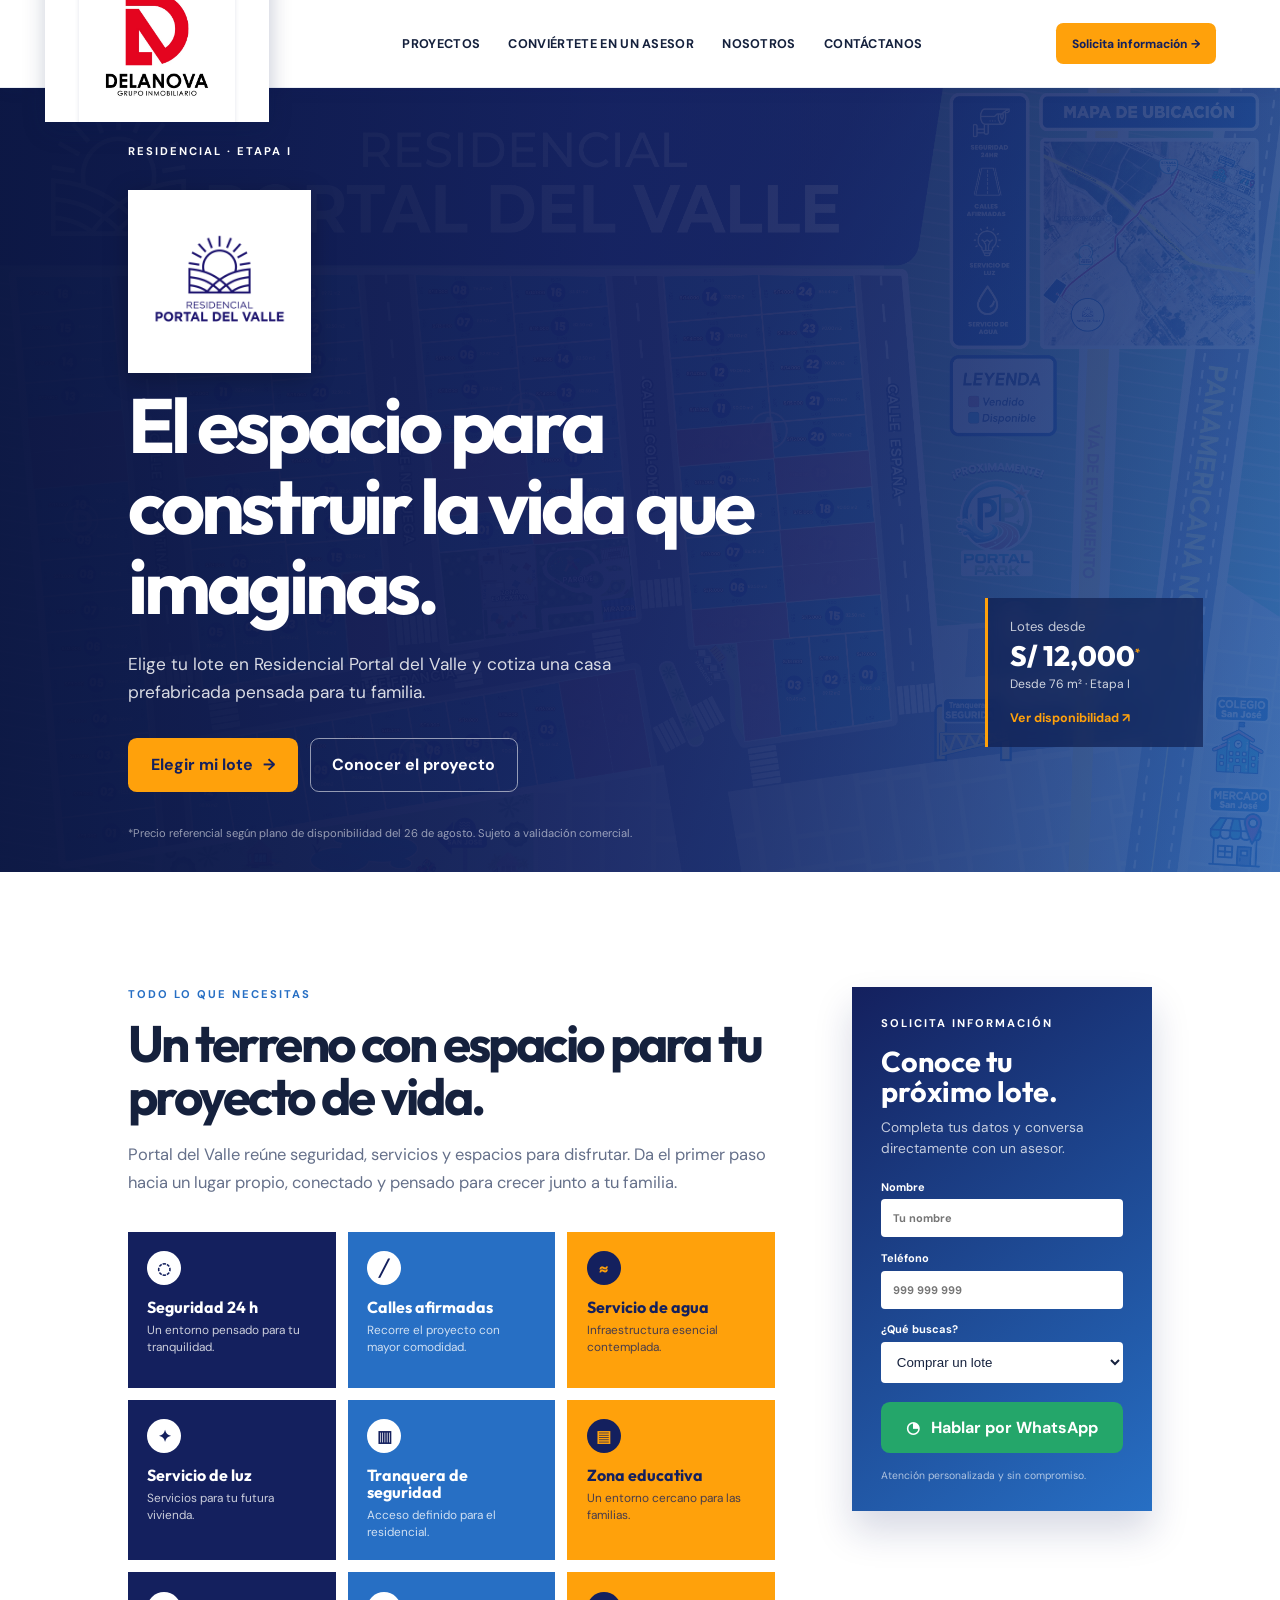
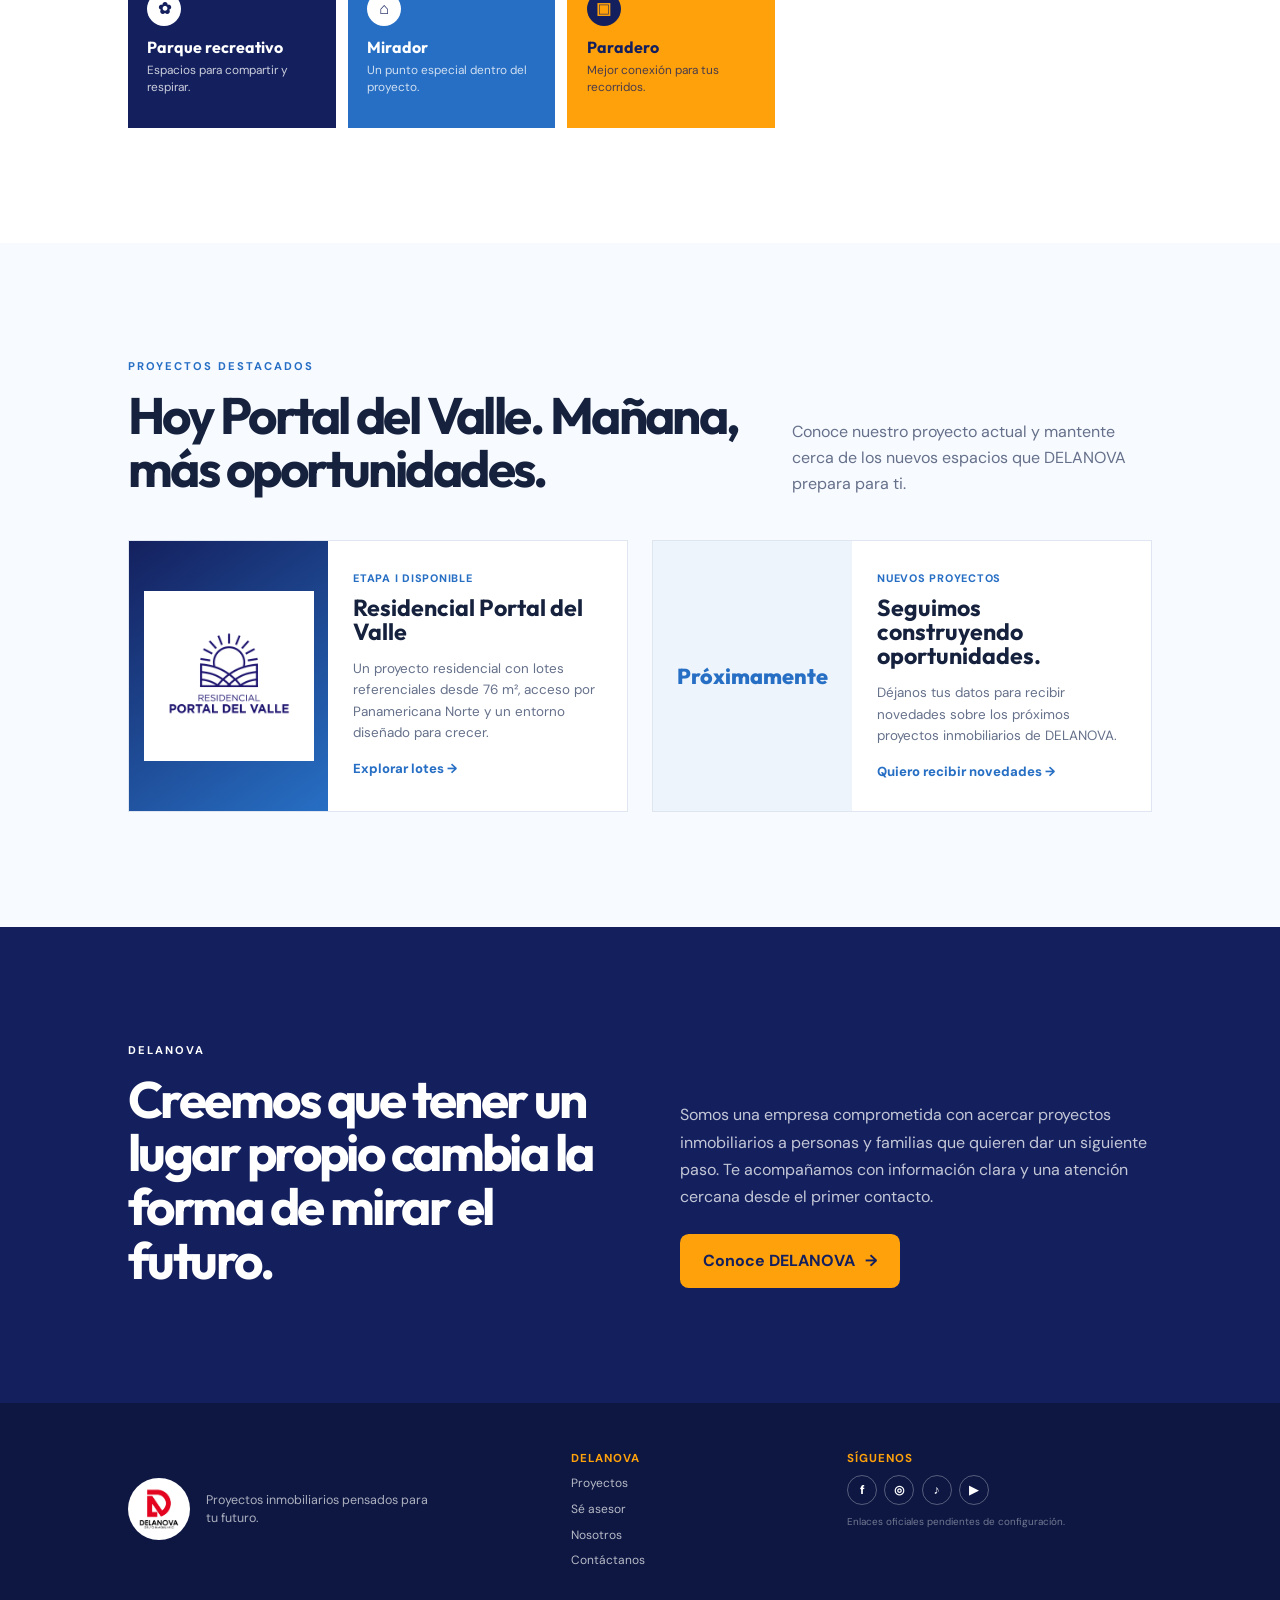
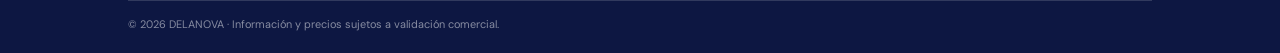
<file: index.html>
<!doctype html>
<html lang="es">
  <head>
    <meta charset="UTF-8" />
    <meta name="viewport" content="width=device-width, initial-scale=1.0" />
    <meta name="description" content="Portal del Valle: elige tu lote y proyecta la casa prefabricada de tu familia." />
    <title>Portal del Valle | Tu próximo hogar empieza aquí</title>
    <link rel="preconnect" href="https://fonts.googleapis.com" />
    <link rel="preconnect" href="https://fonts.gstatic.com" crossorigin />
    <link href="https://fonts.googleapis.com/css2?family=DM+Sans:wght@400;500;600;700&family=Outfit:wght@500;600;700;800&display=swap" rel="stylesheet" />
    <link rel="stylesheet" href="styles.css" />
  </head>
  <body>
    <a class="skip-link" href="#contenido">Ir al contenido</a>
    <header class="site-header">
      <a class="company-logo" href="index.html" aria-label="Inicio DELANOVA">
        <img src="DOCUMENTOS/LOGOEMPRESA.jpeg" alt="DELANOVA" />
      </a>
      <nav aria-label="Navegación principal">
        <a href="proyectos.html">Proyectos</a>
        <a href="asesor.html">Conviértete en un asesor</a>
        <a href="nosotros.html">Nosotros</a>
        <a href="contacto.html">Contáctanos</a>
      </nav>
      <a class="header-cta" href="contacto.html">Solicita información <span aria-hidden="true">→</span></a>
      <details class="mobile-menu">
        <summary aria-label="Abrir menú">☰</summary>
        <div><a href="proyectos.html">Proyectos</a><a href="asesor.html">Conviértete en un asesor</a><a href="nosotros.html">Nosotros</a><a href="contacto.html">Contáctanos</a></div>
      </details>
    </header>

    <main id="contenido">
      <section class="hero" id="inicio">
        <div class="hero-map" aria-hidden="true"></div>
        <div class="hero-copy">
          <br>
          <p class="eyebrow">RESIDENCIAL · ETAPA I</p>
          <br><br>
          <img class="project-logo" src="DOCUMENTOS/LOGOPROYECTO.jpeg" alt="Portal del Valle" />
          <h1>El espacio para construir la vida que imaginas.</h1>
          <p class="hero-text">Elige tu lote en Residencial Portal del Valle y cotiza una casa prefabricada pensada para tu familia.</p>
          <div class="hero-actions">
            <a class="button button-primary" href="portal-del-valle.html">Elegir mi lote <span aria-hidden="true">→</span></a>
            <a class="button button-ghost" href="proyectos.html">Conocer el proyecto</a>
          </div>
        </div>
        <aside class="hero-note" aria-label="Resumen del proyecto">
          <p class="note-label">Lotes desde</p>
          <p class="note-price">S/ 12,000<sup>*</sup></p>
          <p class="note-detail">Desde 76 m² · Etapa I</p>
          <a href="portal-del-valle.html">Ver disponibilidad <span aria-hidden="true">↗</span></a>
        </aside>
        <p class="hero-disclaimer">*Precio referencial según plano de disponibilidad del 26 de agosto. Sujeto a validación comercial.</p>
      </section>

      <section class="amenities-section section" id="proyecto">
        <div class="amenities-main">
          <p class="eyebrow blue">TODO LO QUE NECESITAS</p>
          <h2>Un terreno con espacio para tu proyecto de vida.</h2>
          <p class="amenities-intro">Portal del Valle reúne seguridad, servicios y espacios para disfrutar. Da el primer paso hacia un lugar propio, conectado y pensado para crecer junto a tu familia.</p>
          <div class="amenities-grid">
            <article class="amenity"><span class="amenity-icon" aria-hidden="true">◌</span><h3>Seguridad 24 h</h3><p>Un entorno pensado para tu tranquilidad.</p></article>
            <article class="amenity"><span class="amenity-icon" aria-hidden="true">╱</span><h3>Calles afirmadas</h3><p>Recorre el proyecto con mayor comodidad.</p></article>
            <article class="amenity"><span class="amenity-icon" aria-hidden="true">≈</span><h3>Servicio de agua</h3><p>Infraestructura esencial contemplada.</p></article>
            <article class="amenity"><span class="amenity-icon" aria-hidden="true">✦</span><h3>Servicio de luz</h3><p>Servicios para tu futura vivienda.</p></article>
            <article class="amenity"><span class="amenity-icon" aria-hidden="true">▥</span><h3>Tranquera de seguridad</h3><p>Acceso definido para el residencial.</p></article>
            <article class="amenity"><span class="amenity-icon" aria-hidden="true">▤</span><h3>Zona educativa</h3><p>Un entorno cercano para las familias.</p></article>
            <article class="amenity"><span class="amenity-icon" aria-hidden="true">✿</span><h3>Parque recreativo</h3><p>Espacios para compartir y respirar.</p></article>
            <article class="amenity"><span class="amenity-icon" aria-hidden="true">⌂</span><h3>Mirador</h3><p>Un punto especial dentro del proyecto.</p></article>
            <article class="amenity"><span class="amenity-icon" aria-hidden="true">▣</span><h3>Paradero</h3><p>Mejor conexión para tus recorridos.</p></article>
          </div>
        </div>
        <aside class="quick-contact">
          <p class="eyebrow">SOLICITA INFORMACIÓN</p>
          <h3>Conoce tu próximo lote.</h3>
          <p>Completa tus datos y conversa directamente con un asesor.</p>
          <form id="quickContactForm">
            <label>Nombre<input id="quickName" required type="text" placeholder="Tu nombre" /></label>
            <label>Teléfono<input id="quickPhone" required type="tel" placeholder="999 999 999" /></label>
            <label>¿Qué buscas?<select id="quickInterest"><option value="Comprar un lote">Comprar un lote</option><option value="Cotizar una casa prefabricada">Cotizar una casa prefabricada</option><option value="Conocer el proyecto">Conocer el proyecto</option></select></label>
            <button class="button button-whatsapp" type="submit"><span aria-hidden="true">◔</span> Hablar por WhatsApp</button>
          </form>
          <small>Atención personalizada y sin compromiso.</small>
        </aside>
      </section>

      <section class="featured-projects section">
        <div class="section-heading"><div><p class="eyebrow blue">PROYECTOS DESTACADOS</p><h2>Hoy Portal del Valle. Mañana, más oportunidades.</h2></div><p>Conoce nuestro proyecto actual y mantente cerca de los nuevos espacios que DELANOVA prepara para ti.</p></div>
        <div class="featured-grid">
          <article class="featured-card active-project"><div class="featured-card-visual"><img src="DOCUMENTOS/LOGOPROYECTO.jpeg" alt="Portal del Valle" /></div><div class="featured-card-content"><span>Etapa I disponible</span><h3>Residencial Portal del Valle</h3><p>Un proyecto residencial con lotes referenciales desde 76 m², acceso por Panamericana Norte y un entorno diseñado para crecer.</p><a class="text-link" href="portal-del-valle.html">Explorar lotes <span aria-hidden="true">→</span></a></div></article>
          <article class="featured-card coming-project"><div class="featured-card-visual"><span>Próximamente</span></div><div class="featured-card-content"><span>Nuevos proyectos</span><h3>Seguimos construyendo oportunidades.</h3><p>Déjanos tus datos para recibir novedades sobre los próximos proyectos inmobiliarios de DELANOVA.</p><a class="text-link" href="contacto.html">Quiero recibir novedades <span aria-hidden="true">→</span></a></div></article>
        </div>
      </section>

      <section class="lots-section section home-details" id="lotes">
        <div class="section-heading">
          <div>
            <p class="eyebrow blue">ELIGE TU ESPACIO</p>
            <h2>Encuentra el lote que se adapta a tu futuro.</h2>
          </div>
          <p>Explora el plano y selecciona una alternativa referencial para iniciar tu cotización.</p>
        </div>
        <div class="lots-layout">
          <div class="plan-card">
            <div class="plan-toolbar">
              <span><i class="legend-dot available"></i> Disponible</span>
              <span><i class="legend-dot sold"></i> Vendido</span>
              <span class="plan-date">Actualizado: 26 ago.</span>
            </div>
            <button class="plan-zoom" type="button" id="openPlan" aria-label="Abrir plano de disponibilidad a mayor tamaño">Ampliar plano <span aria-hidden="true">↗</span></button>
            <img src="assets/plano-disponibilidad-26-agosto.png" alt="Plano de disponibilidad de Residencial Portal del Valle, actualizado el 26 de agosto" />
            <p class="plan-caption">Plano comercial de referencia. Los colores indican el estado informado en el documento recibido; confirma la disponibilidad con un asesor antes de separar.</p>
          </div>
          <div class="lot-selector">
            <div class="selector-heading">
              <span class="step-number">1</span>
              <div><h3>Selecciona un lote</h3><p>Opciones referenciales para tu simulación</p></div>
            </div>
            <div class="lot-list" id="lotList" role="radiogroup" aria-label="Lotes de referencia">
              <button class="lot-option is-selected" type="button" role="radio" aria-checked="true" data-lot="A-01" data-area="82.5" data-price="12000">
                <span class="lot-code">A-01</span><span class="lot-area">82.5 m²</span><strong>S/ 12,000</strong>
              </button>
              <button class="lot-option" type="button" role="radio" aria-checked="false" data-lot="B-06" data-area="90" data-price="14000">
                <span class="lot-code">B-06</span><span class="lot-area">90 m²</span><strong>S/ 14,000</strong>
              </button>
              <button class="lot-option" type="button" role="radio" aria-checked="false" data-lot="C-10" data-area="90" data-price="15000">
                <span class="lot-code">C-10</span><span class="lot-area">90 m²</span><strong>S/ 15,000</strong>
              </button>
              <button class="lot-option" type="button" role="radio" aria-checked="false" data-lot="D-15" data-area="90" data-price="16000">
                <span class="lot-code">D-15</span><span class="lot-area">90 m²</span><strong>S/ 16,000</strong>
              </button>
              <button class="lot-option" type="button" role="radio" aria-checked="false" data-lot="E-24" data-area="90" data-price="18000">
                <span class="lot-code">E-24</span><span class="lot-area">90 m²</span><strong>S/ 18,000</strong>
              </button>
            </div>
            <p class="selector-note">El prototipo usa alternativas de muestra. La versión productiva conectará cada lote del plano a su ficha, estado y precio en tiempo real.</p>
          </div>
        </div>
      </section>

      <section class="brand-closing"><div><p class="eyebrow">DELANOVA</p><h2>Creemos que tener un lugar propio cambia la forma de mirar el futuro.</h2></div><div><p>Somos una empresa comprometida con acercar proyectos inmobiliarios a personas y familias que quieren dar un siguiente paso. Te acompañamos con información clara y una atención cercana desde el primer contacto.</p><a class="button button-primary" href="nosotros.html">Conoce DELANOVA <span aria-hidden="true">→</span></a></div></section>
    </main>

    <footer>
      <div class="footer-brand"><img src="DOCUMENTOS/LOGOEMPRESA.jpeg" alt="DELANOVA" /><p>Proyectos inmobiliarios pensados para tu futuro.</p></div>
      <div class="footer-links"><strong>DELANOVA</strong><a href="proyectos.html">Proyectos</a><a href="asesor.html">Sé asesor</a><a href="nosotros.html">Nosotros</a><a href="contacto.html">Contáctanos</a></div>
      <div class="footer-social"><strong>Síguenos</strong><div><a href="#" aria-label="Facebook de DELANOVA">f</a><a href="#" aria-label="Instagram de DELANOVA">◎</a><a href="#" aria-label="TikTok de DELANOVA">♪</a><a href="#" aria-label="YouTube de DELANOVA">▶</a></div><small>Enlaces oficiales pendientes de configuración.</small></div>
      <p class="footer-note">© 2026 DELANOVA · Información y precios sujetos a validación comercial.</p>
    </footer>

    <dialog id="planModal" aria-labelledby="planModalTitle">
      <div class="modal-top"><h2 id="planModalTitle">Plano de disponibilidad</h2><button id="closePlan" type="button" aria-label="Cerrar plano">×</button></div>
      <img src="assets/plano-disponibilidad-26-agosto.png" alt="Plano de disponibilidad de Residencial Portal del Valle" />
      <p>Fuente: plano comercial actualizado al 26 de agosto.</p>
    </dialog>
    <script src="app.js"></script>
  </body>
</html>
</file>
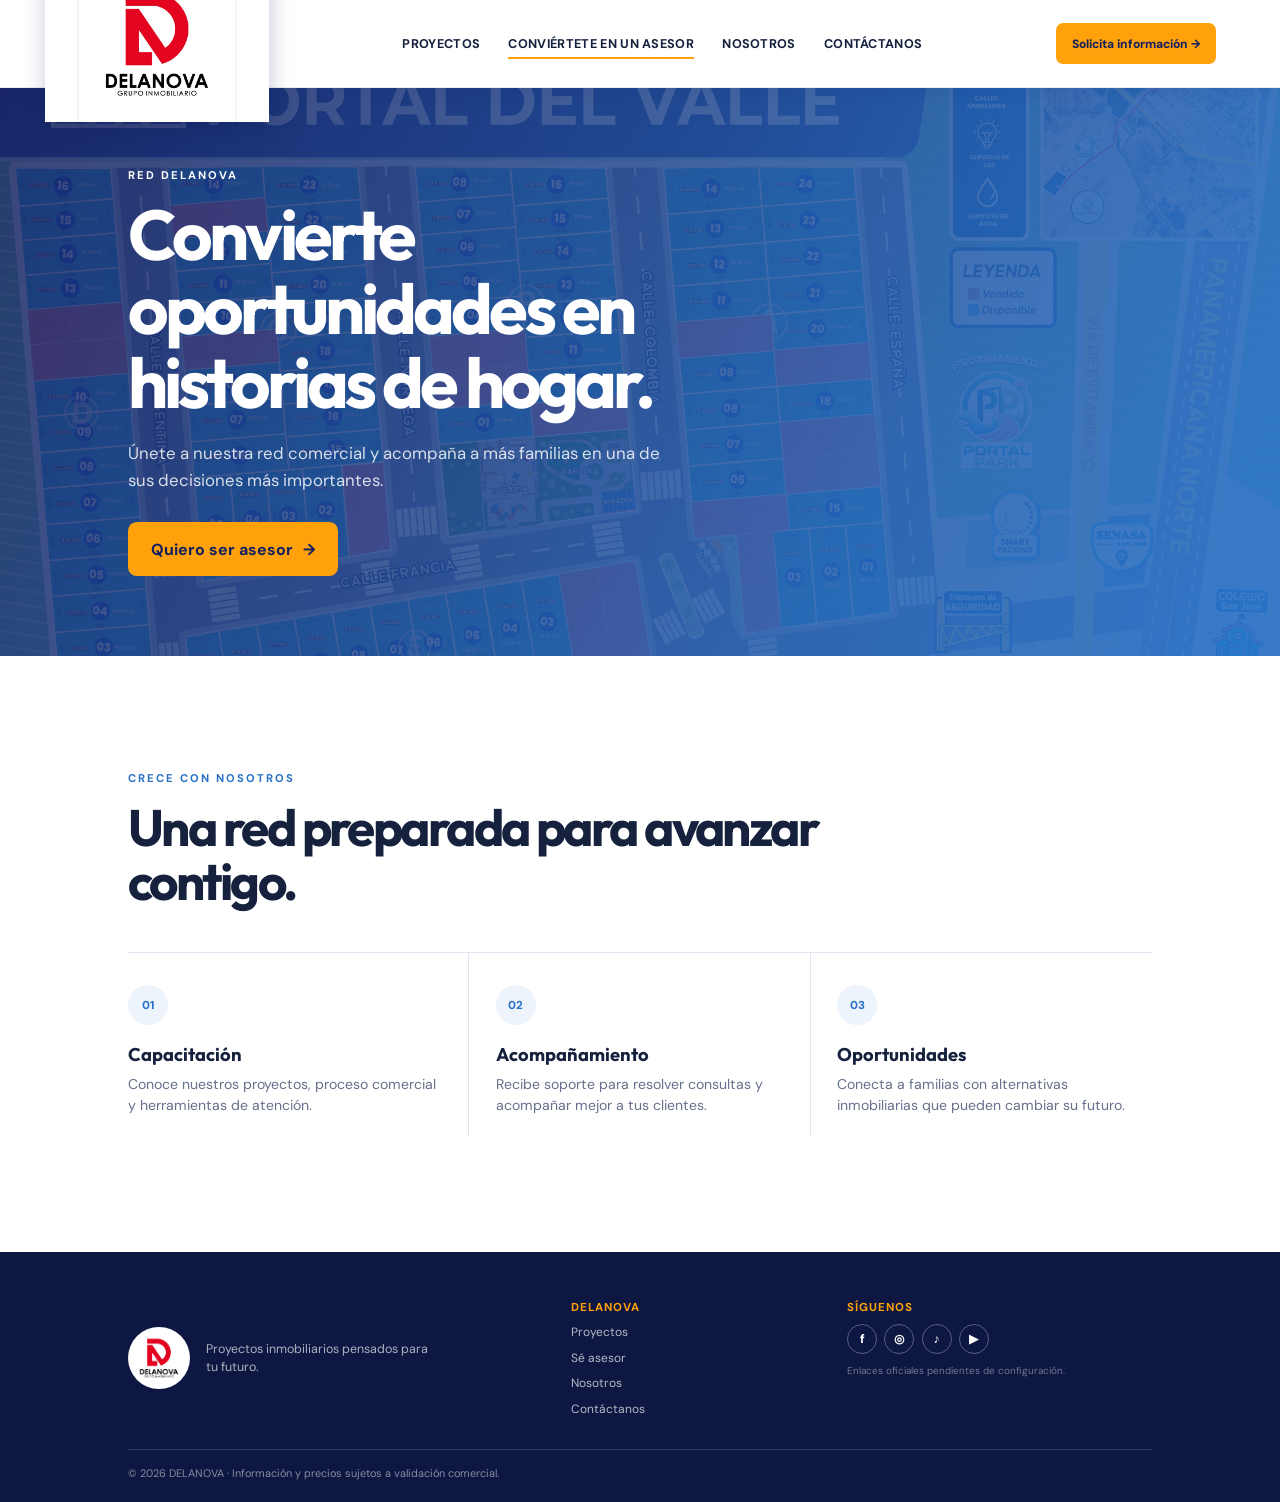
<file: asesor.html>
<!doctype html>
<html lang="es">
  <head>
    <meta charset="UTF-8" /><meta name="viewport" content="width=device-width, initial-scale=1.0" />
    <meta name="description" content="Únete a la red de asesores inmobiliarios DELANOVA." />
    <title>Conviértete en un asesor | DELANOVA</title>
    <link rel="preconnect" href="https://fonts.googleapis.com" /><link rel="preconnect" href="https://fonts.gstatic.com" crossorigin />
    <link href="https://fonts.googleapis.com/css2?family=DM+Sans:wght@400;500;600;700&family=Outfit:wght@500;600;700;800&display=swap" rel="stylesheet" />
    <link rel="stylesheet" href="styles.css" />
  </head>
  <body>
    <a class="skip-link" href="#contenido">Ir al contenido</a>
    <header class="site-header"><a class="company-logo" href="index.html" aria-label="Inicio DELANOVA"><img src="DOCUMENTOS/LOGOEMPRESA.jpeg" alt="DELANOVA" /></a><nav aria-label="Navegación principal"><a href="proyectos.html">Proyectos</a><a class="is-current" aria-current="page" href="asesor.html">Conviértete en un asesor</a><a href="nosotros.html">Nosotros</a><a href="contacto.html">Contáctanos</a></nav><a class="header-cta" href="contacto.html">Solicita información <span aria-hidden="true">→</span></a><details class="mobile-menu"><summary aria-label="Abrir menú">☰</summary><div><a href="proyectos.html">Proyectos</a><a href="asesor.html">Conviértete en un asesor</a><a href="nosotros.html">Nosotros</a><a href="contacto.html">Contáctanos</a></div></details></header>
    <main id="contenido"><section class="subpage-hero advisor-hero"><div><p class="eyebrow">RED DELANOVA</p><h1>Convierte oportunidades en historias de hogar.</h1><p>Únete a nuestra red comercial y acompaña a más familias en una de sus decisiones más importantes.</p><a class="button button-primary" href="contacto.html">Quiero ser asesor <span aria-hidden="true">→</span></a></div></section>
      <section class="section"><div class="section-heading"><div><p class="eyebrow blue">CRECE CON NOSOTROS</p><h2>Una red preparada para avanzar contigo.</h2></div></div><div class="benefits-grid advisor-benefits"><article class="benefit-card"><span class="benefit-icon">01</span><h3>Capacitación</h3><p>Conoce nuestros proyectos, proceso comercial y herramientas de atención.</p></article><article class="benefit-card"><span class="benefit-icon">02</span><h3>Acompañamiento</h3><p>Recibe soporte para resolver consultas y acompañar mejor a tus clientes.</p></article><article class="benefit-card"><span class="benefit-icon">03</span><h3>Oportunidades</h3><p>Conecta a familias con alternativas inmobiliarias que pueden cambiar su futuro.</p></article></div></section>
    </main><footer><div class="footer-brand"><img src="DOCUMENTOS/LOGOEMPRESA.jpeg" alt="DELANOVA" /><p>Proyectos inmobiliarios pensados para tu futuro.</p></div><div class="footer-links"><strong>DELANOVA</strong><a href="proyectos.html">Proyectos</a><a href="asesor.html">Sé asesor</a><a href="nosotros.html">Nosotros</a><a href="contacto.html">Contáctanos</a></div><div class="footer-social"><strong>Síguenos</strong><div><a href="#" aria-label="Facebook de DELANOVA">f</a><a href="#" aria-label="Instagram de DELANOVA">◎</a><a href="#" aria-label="TikTok de DELANOVA">♪</a><a href="#" aria-label="YouTube de DELANOVA">▶</a></div><small>Enlaces oficiales pendientes de configuración.</small></div><p class="footer-note">© 2026 DELANOVA · Información y precios sujetos a validación comercial.</p></footer>
  </body>
</html>
</file>
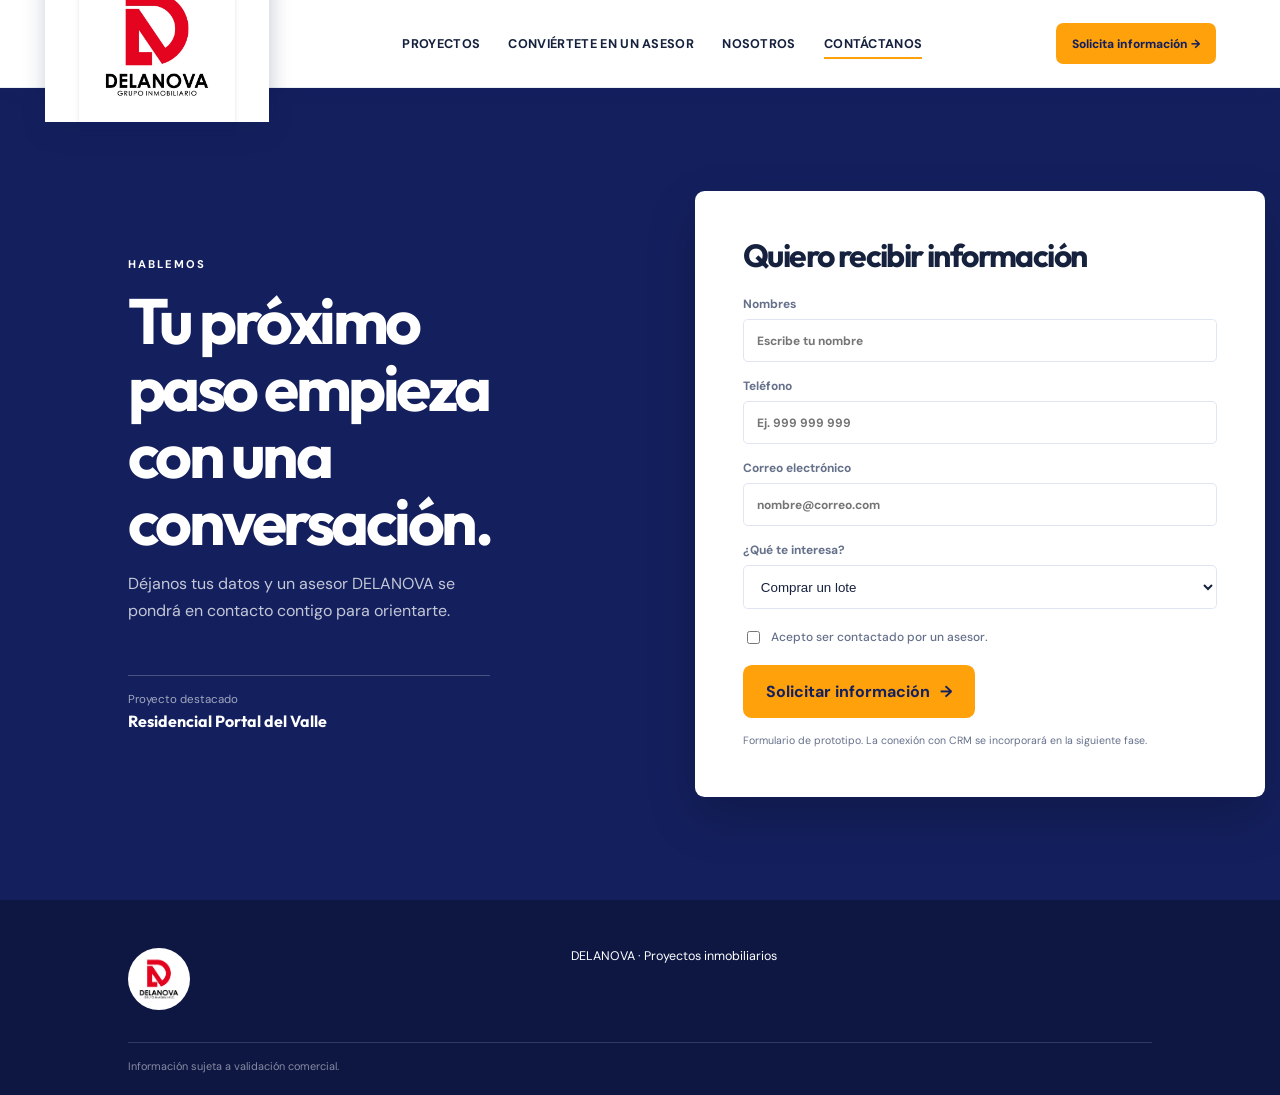
<file: contacto.html>
<!doctype html>
<html lang="es">
  <head>
    <meta charset="UTF-8" /><meta name="viewport" content="width=device-width, initial-scale=1.0" />
    <meta name="description" content="Comunícate con DELANOVA para conocer nuestros proyectos inmobiliarios." />
    <title>Contáctanos | DELANOVA</title>
    <link rel="preconnect" href="https://fonts.googleapis.com" /><link rel="preconnect" href="https://fonts.gstatic.com" crossorigin />
    <link href="https://fonts.googleapis.com/css2?family=DM+Sans:wght@400;500;600;700&family=Outfit:wght@500;600;700;800&display=swap" rel="stylesheet" />
    <link rel="stylesheet" href="styles.css" />
    <script defer src="https://cdn.vercel-insights.com/v1/script.js"></script>
  </head>
  <body>
    <a class="skip-link" href="#contenido">Ir al contenido</a>
    <header class="site-header"><a class="company-logo" href="index.html" aria-label="Inicio DELANOVA"><img src="DOCUMENTOS/LOGOEMPRESA.jpeg" alt="DELANOVA" /></a><nav aria-label="Navegación principal"><a href="proyectos.html">Proyectos</a><a href="asesor.html">Conviértete en un asesor</a><a href="nosotros.html">Nosotros</a><a class="is-current" aria-current="page" href="contacto.html">Contáctanos</a></nav><a class="header-cta" href="contacto.html">Solicita información <span aria-hidden="true">→</span></a><details class="mobile-menu"><summary aria-label="Abrir menú">☰</summary><div><a href="proyectos.html">Proyectos</a><a href="asesor.html">Conviértete en un asesor</a><a href="nosotros.html">Nosotros</a><a href="contacto.html">Contáctanos</a></div></details></header>
    <main id="contenido"><section class="contact-page"><div class="contact-copy"><p class="eyebrow">HABLEMOS</p><h1>Tu próximo paso empieza con una conversación.</h1><p>Déjanos tus datos y un asesor DELANOVA se pondrá en contacto contigo para orientarte.</p><div class="contact-detail"><span>Proyecto destacado</span><strong>Residencial Portal del Valle</strong></div></div><form class="contact-form"><h2>Quiero recibir información</h2><label>Nombres<input type="text" name="nombres" placeholder="Escribe tu nombre" /></label><label>Teléfono<input type="tel" name="telefono" placeholder="Ej. 999 999 999" /></label><label>Correo electrónico<input type="email" name="correo" placeholder="nombre@correo.com" /></label><label>¿Qué te interesa?<select name="interes"><option>Comprar un lote</option><option>Casa prefabricada</option><option>Ser asesor DELANOVA</option></select></label><label class="form-check"><input type="checkbox" /> Acepto ser contactado por un asesor.</label><button class="button button-primary" type="button">Solicitar información <span aria-hidden="true">→</span></button><small>Formulario de prototipo. La conexión con CRM se incorporará en la siguiente fase.</small></form></section></main><footer><img src="DOCUMENTOS/LOGOEMPRESA.jpeg" alt="DELANOVA" /><p>DELANOVA · Proyectos inmobiliarios</p><p class="footer-note">Información sujeta a validación comercial.</p></footer>
  </body>
</html>
</file>
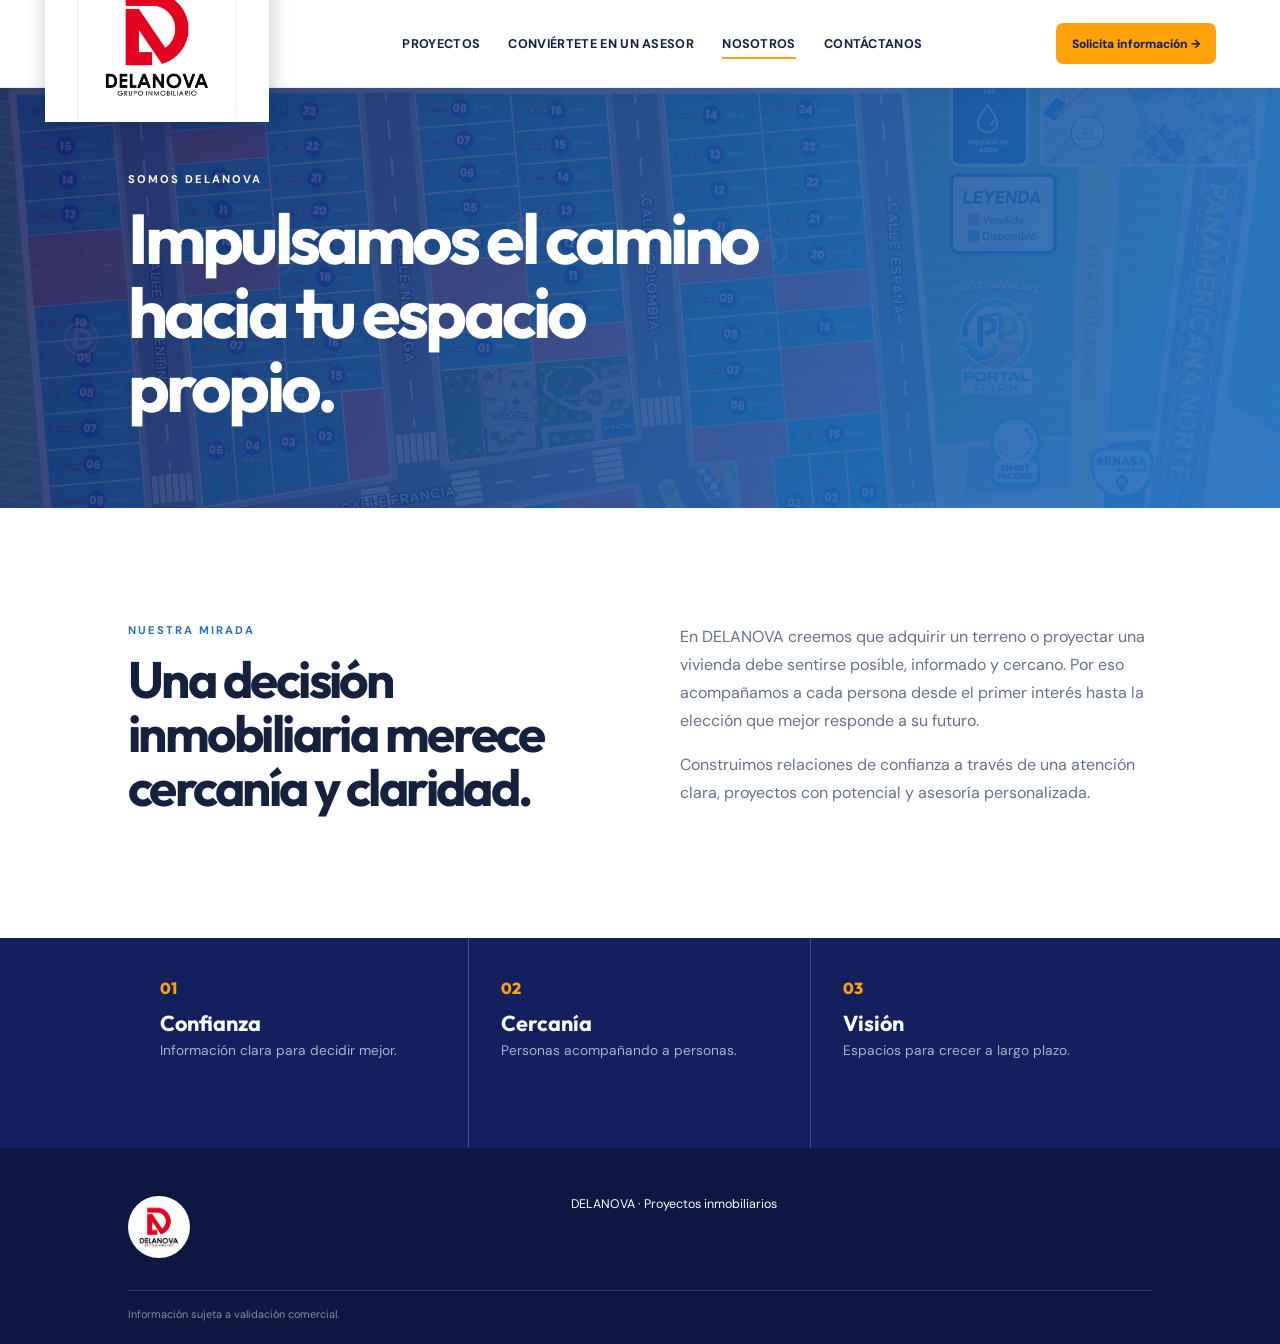
<file: nosotros.html>
<!doctype html>
<html lang="es">
  <head>
    <meta charset="UTF-8" /><meta name="viewport" content="width=device-width, initial-scale=1.0" />
    <meta name="description" content="Conoce DELANOVA y nuestra forma de acompañar decisiones inmobiliarias." />
    <title>Nosotros | DELANOVA</title>
    <link rel="preconnect" href="https://fonts.googleapis.com" /><link rel="preconnect" href="https://fonts.gstatic.com" crossorigin />
    <link href="https://fonts.googleapis.com/css2?family=DM+Sans:wght@400;500;600;700&family=Outfit:wght@500;600;700;800&display=swap" rel="stylesheet" />
    <link rel="stylesheet" href="styles.css" />
    <script defer src="https://cdn.vercel-insights.com/v1/script.js"></script>
  </head>
  <body>
    <a class="skip-link" href="#contenido">Ir al contenido</a>
    <header class="site-header"><a class="company-logo" href="index.html" aria-label="Inicio DELANOVA"><img src="DOCUMENTOS/LOGOEMPRESA.jpeg" alt="DELANOVA" /></a><nav aria-label="Navegación principal"><a href="proyectos.html">Proyectos</a><a href="asesor.html">Conviértete en un asesor</a><a class="is-current" aria-current="page" href="nosotros.html">Nosotros</a><a href="contacto.html">Contáctanos</a></nav><a class="header-cta" href="contacto.html">Solicita información <span aria-hidden="true">→</span></a><details class="mobile-menu"><summary aria-label="Abrir menú">☰</summary><div><a href="proyectos.html">Proyectos</a><a href="asesor.html">Conviértete en un asesor</a><a href="nosotros.html">Nosotros</a><a href="contacto.html">Contáctanos</a></div></details></header>
    <main id="contenido"><section class="subpage-hero about-hero"><div><p class="eyebrow">SOMOS DELANOVA</p><h1>Impulsamos el camino hacia tu espacio propio.</h1></div></section><section class="section about-layout"><div><p class="eyebrow blue">NUESTRA MIRADA</p><h2>Una decisión inmobiliaria merece cercanía y claridad.</h2></div><div><p>En DELANOVA creemos que adquirir un terreno o proyectar una vivienda debe sentirse posible, informado y cercano. Por eso acompañamos a cada persona desde el primer interés hasta la elección que mejor responde a su futuro.</p><p>Construimos relaciones de confianza a través de una atención clara, proyectos con potencial y asesoría personalizada.</p></div></section><section class="values-strip"><div><span>01</span><h3>Confianza</h3><p>Información clara para decidir mejor.</p></div><div><span>02</span><h3>Cercanía</h3><p>Personas acompañando a personas.</p></div><div><span>03</span><h3>Visión</h3><p>Espacios para crecer a largo plazo.</p></div></section></main><footer><img src="DOCUMENTOS/LOGOEMPRESA.jpeg" alt="DELANOVA" /><p>DELANOVA · Proyectos inmobiliarios</p><p class="footer-note">Información sujeta a validación comercial.</p></footer>
  </body>
</html>
</file>
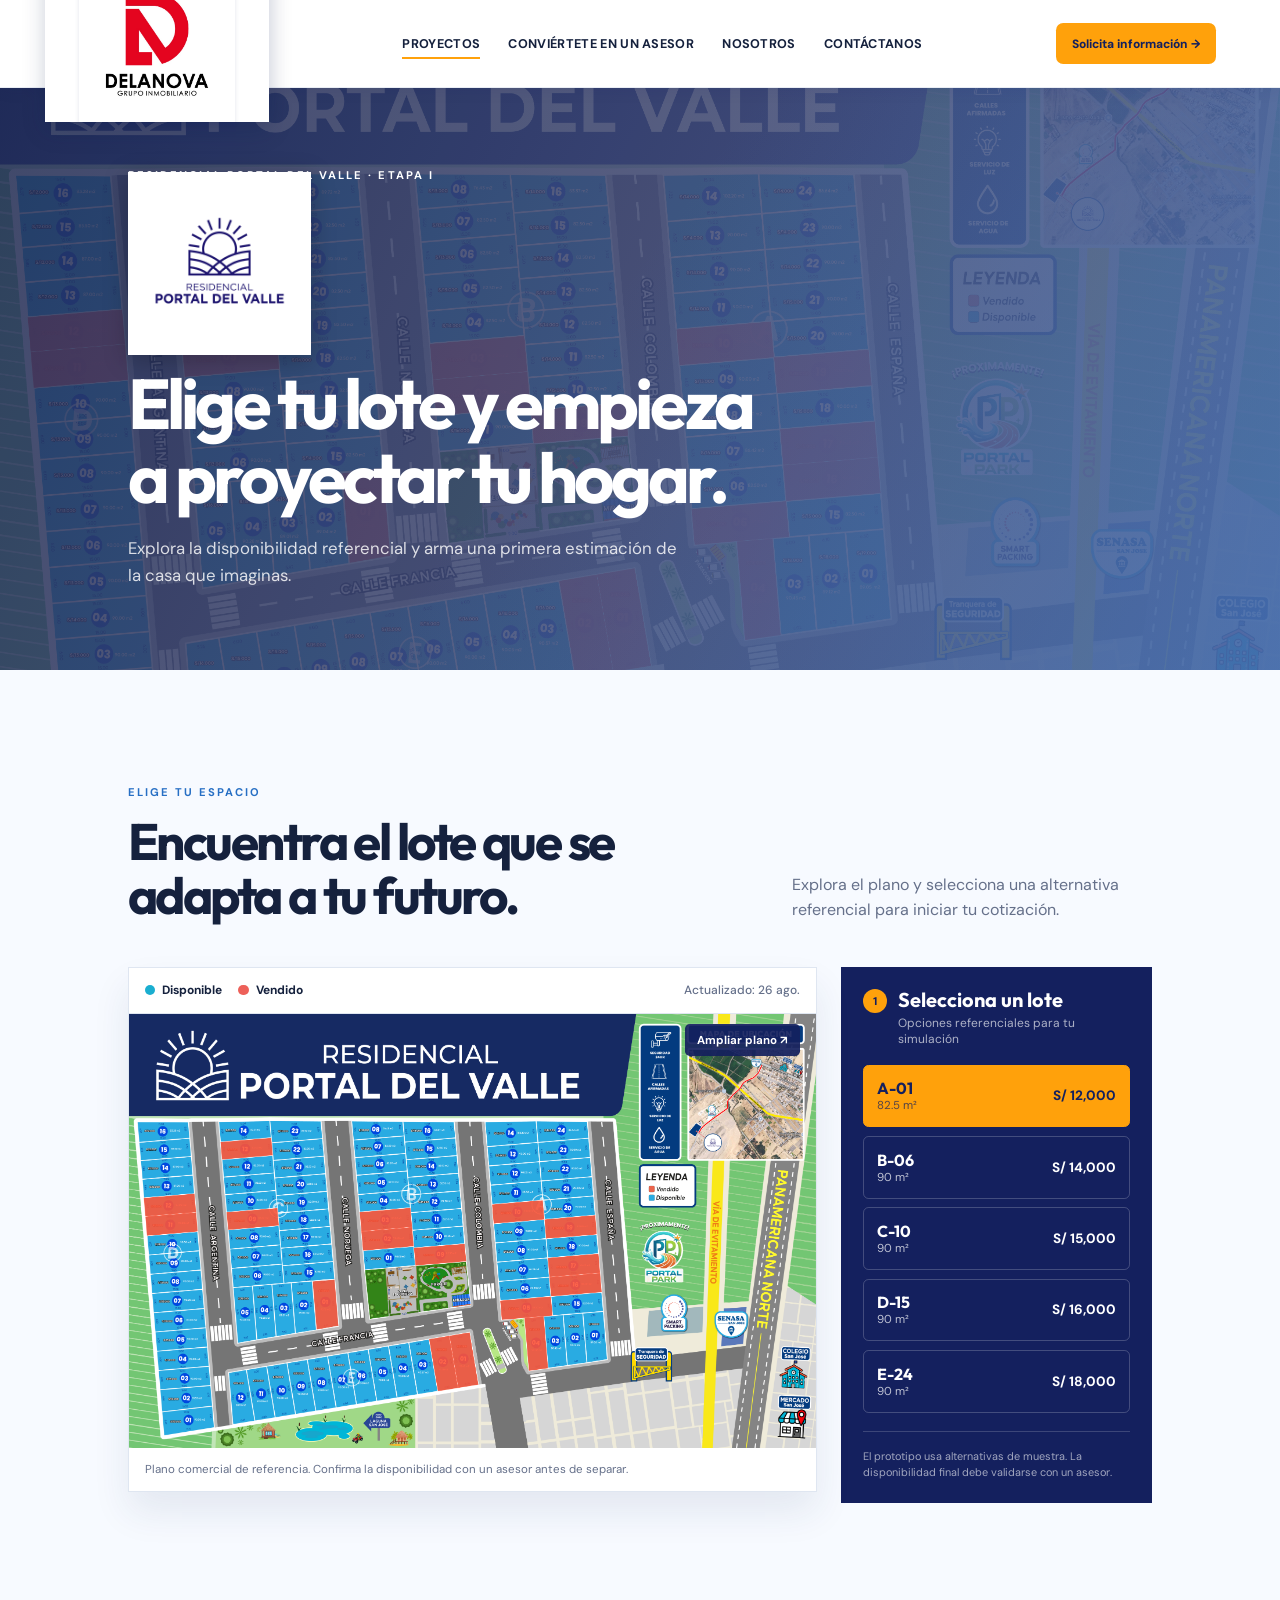
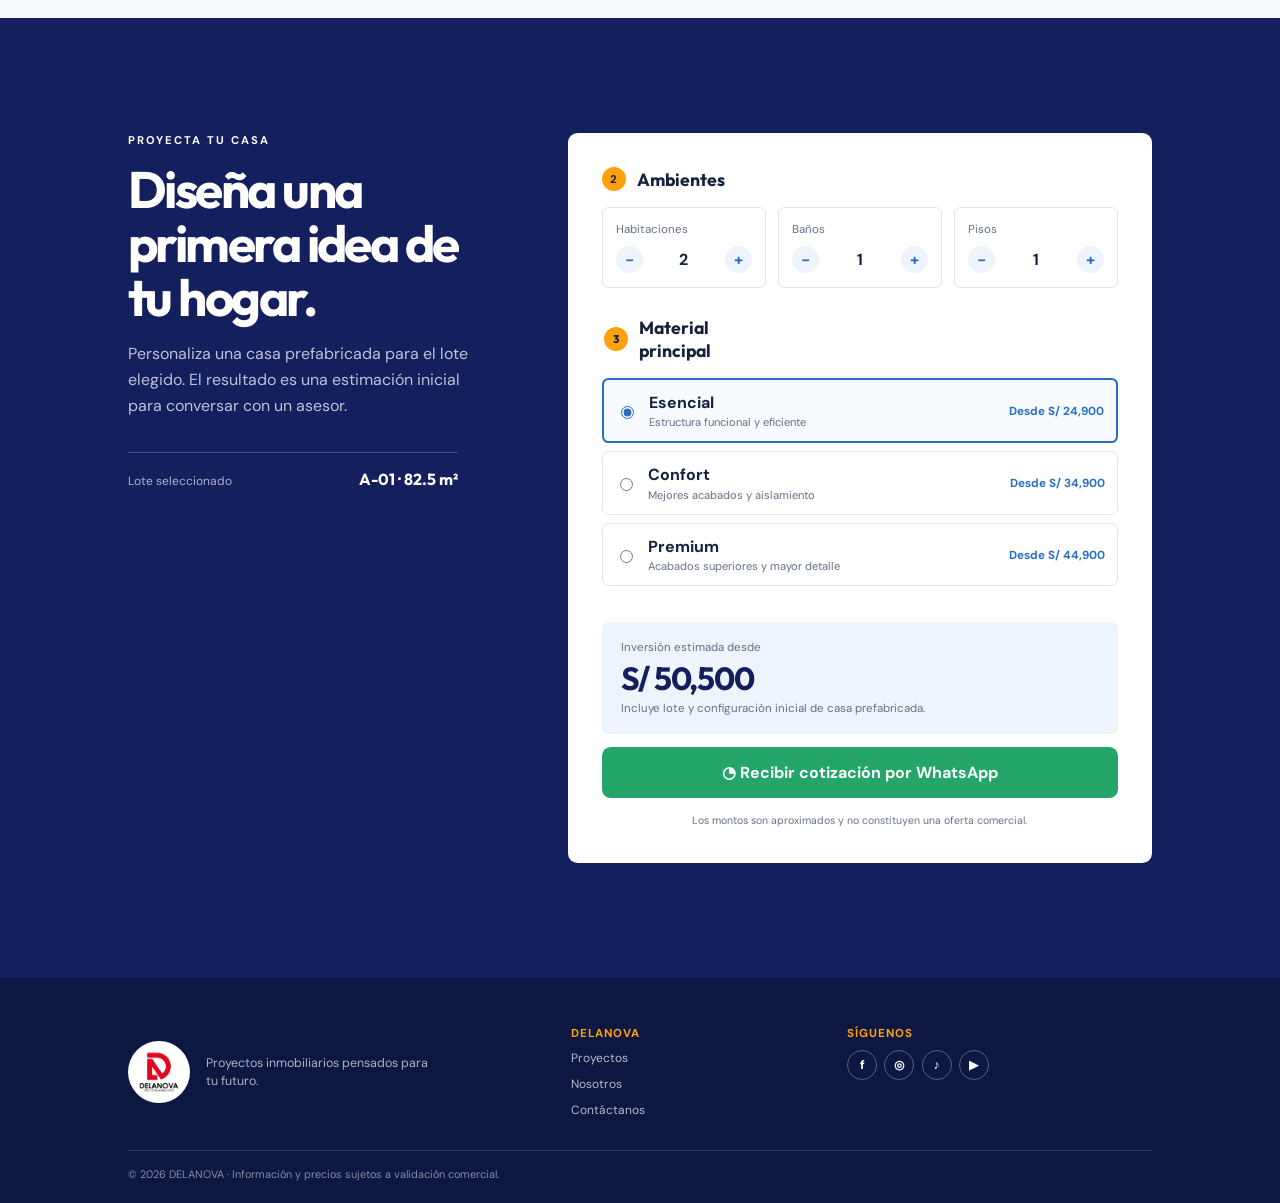
<file: portal-del-valle.html>
<!doctype html>
<html lang="es">
  <head>
    <meta charset="UTF-8" /><meta name="viewport" content="width=device-width, initial-scale=1.0" />
    <meta name="description" content="Elige tu lote y proyecta tu casa en Residencial Portal del Valle." />
    <title>Residencial Portal del Valle | DELANOVA</title>
    <link rel="preconnect" href="https://fonts.googleapis.com" /><link rel="preconnect" href="https://fonts.gstatic.com" crossorigin />
    <link href="https://fonts.googleapis.com/css2?family=DM+Sans:wght@400;500;600;700&family=Outfit:wght@500;600;700;800&display=swap" rel="stylesheet" />
    <link rel="stylesheet" href="styles.css" />
  </head>
  <body>
    <a class="skip-link" href="#contenido">Ir al contenido</a>
    <header class="site-header"><a class="company-logo" href="index.html" aria-label="Inicio DELANOVA"><img src="DOCUMENTOS/LOGOEMPRESA.jpeg" alt="DELANOVA" /></a><nav aria-label="Navegación principal"><a class="is-current" href="proyectos.html">Proyectos</a><a href="asesor.html">Conviértete en un asesor</a><a href="nosotros.html">Nosotros</a><a href="contacto.html">Contáctanos</a></nav><a class="header-cta" href="contacto.html">Solicita información <span aria-hidden="true">→</span></a><details class="mobile-menu"><summary aria-label="Abrir menú">☰</summary><div><a href="proyectos.html">Proyectos</a><a href="asesor.html">Conviértete en un asesor</a><a href="nosotros.html">Nosotros</a><a href="contacto.html">Contáctanos</a></div></details></header>
    <main id="contenido">
      <section class="subpage-hero projects-hero"><div><p class="eyebrow">RESIDENCIAL PORTAL DEL VALLE · ETAPA I</p><img class="project-logo" src="DOCUMENTOS/LOGOPROYECTO.jpeg" alt="Portal del Valle" /><h1>Elige tu lote y empieza a proyectar tu hogar.</h1><p>Explora la disponibilidad referencial y arma una primera estimación de la casa que imaginas.</p></div></section>
      <section class="lots-section section" id="lotes"><div class="section-heading"><div><p class="eyebrow blue">ELIGE TU ESPACIO</p><h2>Encuentra el lote que se adapta a tu futuro.</h2></div><p>Explora el plano y selecciona una alternativa referencial para iniciar tu cotización.</p></div><div class="lots-layout"><div class="plan-card"><div class="plan-toolbar"><span><i class="legend-dot available"></i> Disponible</span><span><i class="legend-dot sold"></i> Vendido</span><span class="plan-date">Actualizado: 26 ago.</span></div><button class="plan-zoom" type="button" id="openPlan">Ampliar plano <span aria-hidden="true">↗</span></button><img src="assets/plano-disponibilidad-26-agosto.png" alt="Plano de disponibilidad de Portal del Valle" /><p class="plan-caption">Plano comercial de referencia. Confirma la disponibilidad con un asesor antes de separar.</p></div><div class="lot-selector"><div class="selector-heading"><span class="step-number">1</span><div><h3>Selecciona un lote</h3><p>Opciones referenciales para tu simulación</p></div></div><div class="lot-list" id="lotList" role="radiogroup"><button class="lot-option is-selected" type="button" role="radio" aria-checked="true" data-lot="A-01" data-area="82.5" data-price="12000"><span class="lot-code">A-01</span><span class="lot-area">82.5 m²</span><strong>S/ 12,000</strong></button><button class="lot-option" type="button" role="radio" aria-checked="false" data-lot="B-06" data-area="90" data-price="14000"><span class="lot-code">B-06</span><span class="lot-area">90 m²</span><strong>S/ 14,000</strong></button><button class="lot-option" type="button" role="radio" aria-checked="false" data-lot="C-10" data-area="90" data-price="15000"><span class="lot-code">C-10</span><span class="lot-area">90 m²</span><strong>S/ 15,000</strong></button><button class="lot-option" type="button" role="radio" aria-checked="false" data-lot="D-15" data-area="90" data-price="16000"><span class="lot-code">D-15</span><span class="lot-area">90 m²</span><strong>S/ 16,000</strong></button><button class="lot-option" type="button" role="radio" aria-checked="false" data-lot="E-24" data-area="90" data-price="18000"><span class="lot-code">E-24</span><span class="lot-area">90 m²</span><strong>S/ 18,000</strong></button></div><p class="selector-note">El prototipo usa alternativas de muestra. La disponibilidad final debe validarse con un asesor.</p></div></div></section>
      <section class="calculator-section" id="simulador"><div class="calculator-intro"><p class="eyebrow">PROYECTA TU CASA</p><h2>Diseña una primera idea de tu hogar.</h2><p>Personaliza una casa prefabricada para el lote elegido. El resultado es una estimación inicial para conversar con un asesor.</p><div class="selected-lot-summary"><span>Lote seleccionado</span><strong id="summaryLot">A-01 · 82.5 m²</strong></div></div><form class="calculator" id="calculatorForm"><div class="calculator-block"><div class="calculator-label"><span class="step-number">2</span><label>Ambientes</label></div><div class="counter-grid"><div class="counter-control"><span>Habitaciones</span><div><button type="button" class="counter-button" data-counter="rooms" data-direction="-1">−</button><output id="roomsValue">2</output><button type="button" class="counter-button" data-counter="rooms" data-direction="1">+</button></div></div><div class="counter-control"><span>Baños</span><div><button type="button" class="counter-button" data-counter="baths" data-direction="-1">−</button><output id="bathsValue">1</output><button type="button" class="counter-button" data-counter="baths" data-direction="1">+</button></div></div><div class="counter-control"><span>Pisos</span><div><button type="button" class="counter-button" data-counter="floors" data-direction="-1">−</button><output id="floorsValue">1</output><button type="button" class="counter-button" data-counter="floors" data-direction="1">+</button></div></div></div></div><fieldset class="calculator-block material-options"><legend><span class="step-number">3</span> Material principal</legend><label class="material-option is-selected"><input type="radio" name="material" value="Esencial" data-cost="24900" checked /><span><strong>Esencial</strong><small>Estructura funcional y eficiente</small></span><b>Desde S/ 24,900</b></label><label class="material-option"><input type="radio" name="material" value="Confort" data-cost="34900" /><span><strong>Confort</strong><small>Mejores acabados y aislamiento</small></span><b>Desde S/ 34,900</b></label><label class="material-option"><input type="radio" name="material" value="Premium" data-cost="44900" /><span><strong>Premium</strong><small>Acabados superiores y mayor detalle</small></span><b>Desde S/ 44,900</b></label></fieldset><div class="estimate-card"><p>Inversión estimada desde</p><strong id="estimatePrice">S/ 50,500</strong><span>Incluye lote y configuración inicial de casa prefabricada.</span></div><button class="button button-whatsapp" type="submit">◔ Recibir cotización por WhatsApp</button><p class="estimate-disclaimer">Los montos son aproximados y no constituyen una oferta comercial.</p></form></section>
    </main>
    <footer><div class="footer-brand"><img src="DOCUMENTOS/LOGOEMPRESA.jpeg" alt="DELANOVA" /><p>Proyectos inmobiliarios pensados para tu futuro.</p></div><div class="footer-links"><strong>DELANOVA</strong><a href="proyectos.html">Proyectos</a><a href="nosotros.html">Nosotros</a><a href="contacto.html">Contáctanos</a></div><div class="footer-social"><strong>Síguenos</strong><div><a href="#">f</a><a href="#">◎</a><a href="#">♪</a><a href="#">▶</a></div></div><p class="footer-note">© 2026 DELANOVA · Información y precios sujetos a validación comercial.</p></footer>
    <dialog id="planModal"><div class="modal-top"><h2>Plano de disponibilidad</h2><button id="closePlan" type="button">×</button></div><img src="assets/plano-disponibilidad-26-agosto.png" alt="Plano de disponibilidad de Portal del Valle" /></dialog>
    <script src="app.js"></script>
  </body>
</html>
</file>
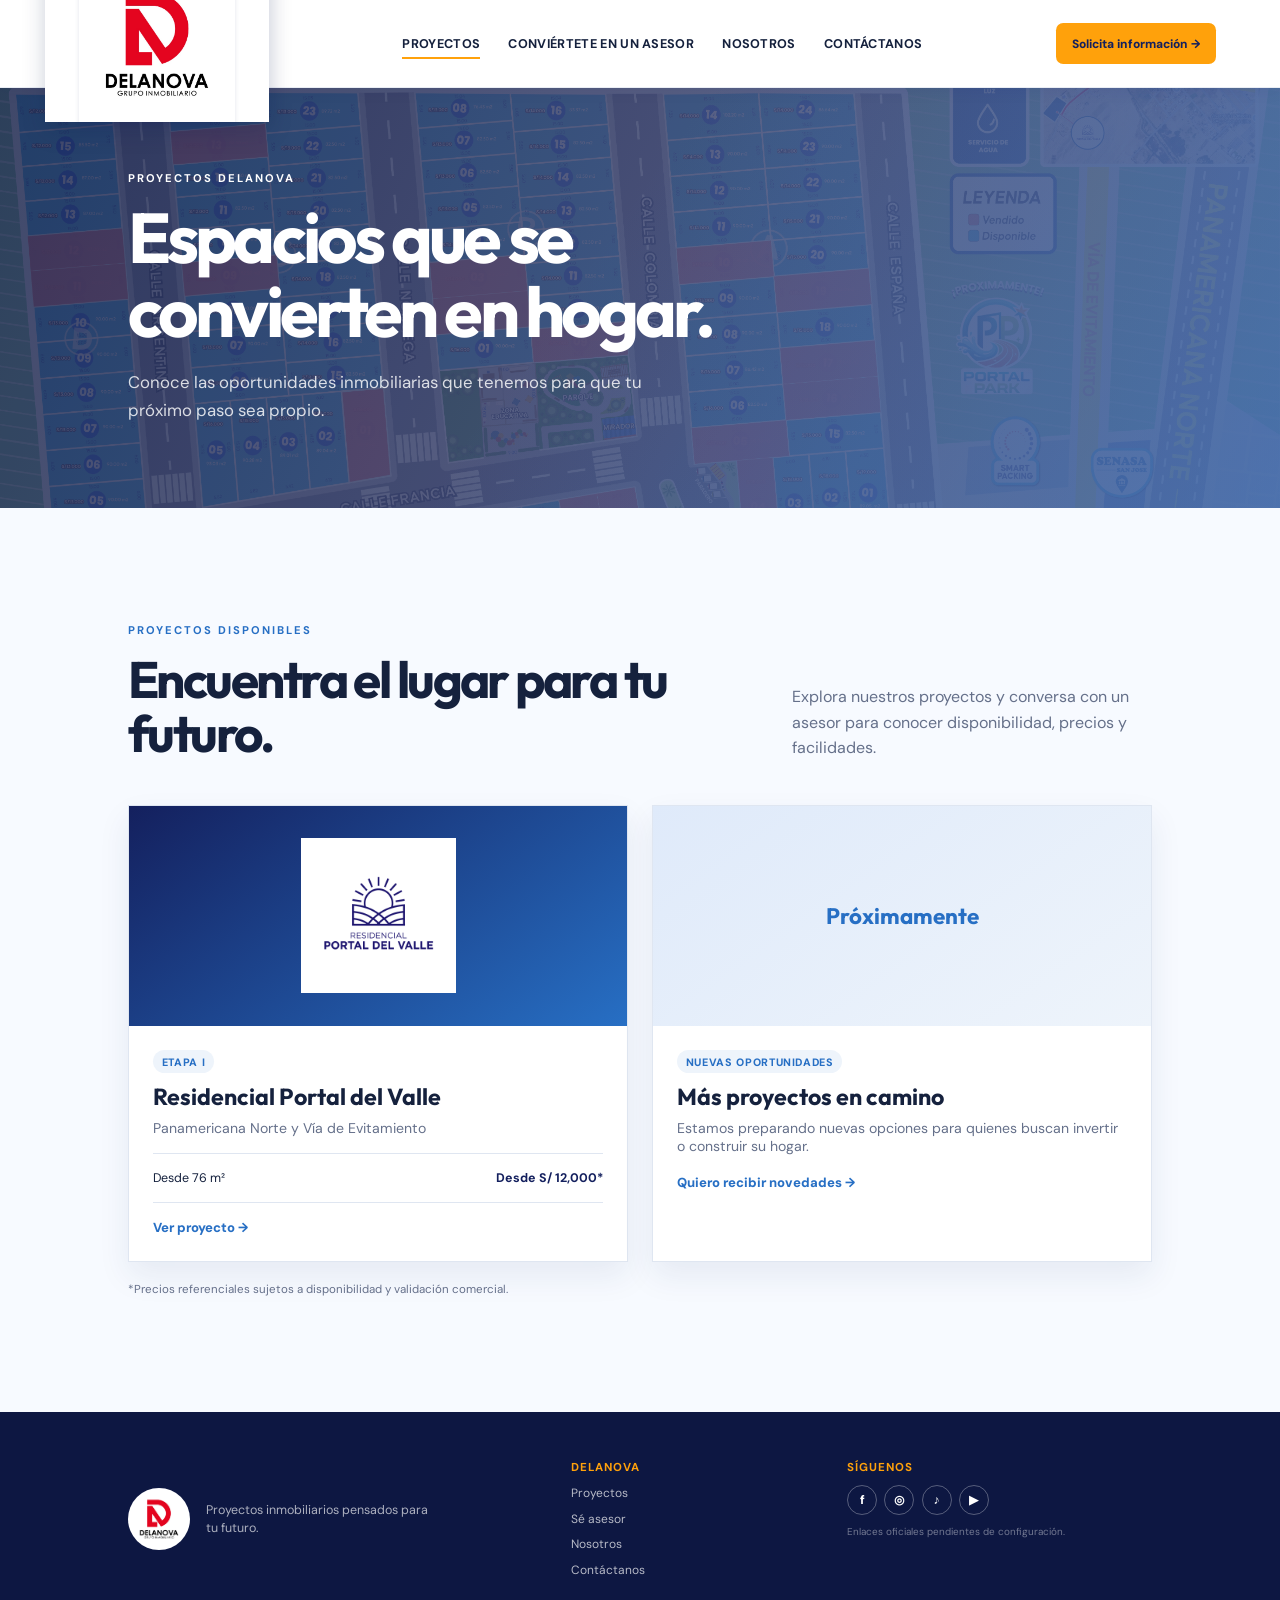
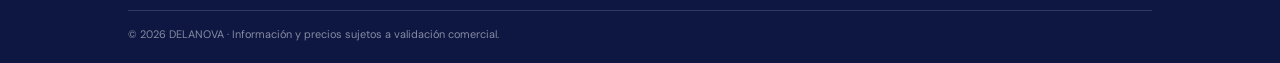
<file: proyectos.html>
<!doctype html>
<html lang="es">
  <head>
    <meta charset="UTF-8" /><meta name="viewport" content="width=device-width, initial-scale=1.0" />
    <meta name="description" content="Conoce los proyectos inmobiliarios de DELANOVA." />
    <title>Proyectos | DELANOVA</title>
    <link rel="preconnect" href="https://fonts.googleapis.com" /><link rel="preconnect" href="https://fonts.gstatic.com" crossorigin />
    <link href="https://fonts.googleapis.com/css2?family=DM+Sans:wght@400;500;600;700&family=Outfit:wght@500;600;700;800&display=swap" rel="stylesheet" />
    <link rel="stylesheet" href="styles.css" />
  </head>
  <body>
    <a class="skip-link" href="#contenido">Ir al contenido</a>
    <header class="site-header">
      <a class="company-logo" href="index.html" aria-label="Inicio DELANOVA"><img src="DOCUMENTOS/LOGOEMPRESA.jpeg" alt="DELANOVA" /></a>
      <nav aria-label="Navegación principal"><a class="is-current" aria-current="page" href="proyectos.html">Proyectos</a><a href="asesor.html">Conviértete en un asesor</a><a href="nosotros.html">Nosotros</a><a href="contacto.html">Contáctanos</a></nav>
      <a class="header-cta" href="contacto.html">Solicita información <span aria-hidden="true">→</span></a>
      <details class="mobile-menu"><summary aria-label="Abrir menú">☰</summary><div><a href="proyectos.html">Proyectos</a><a href="asesor.html">Conviértete en un asesor</a><a href="nosotros.html">Nosotros</a><a href="contacto.html">Contáctanos</a></div></details>
    </header>
    <main id="contenido">
      <section class="subpage-hero projects-hero"><div><p class="eyebrow">PROYECTOS DELANOVA</p><h1>Espacios que se convierten en hogar.</h1><p>Conoce las oportunidades inmobiliarias que tenemos para que tu próximo paso sea propio.</p></div></section>
      <section class="section catalog-section"><div class="section-heading"><div><p class="eyebrow blue">PROYECTOS DISPONIBLES</p><h2>Encuentra el lugar para tu futuro.</h2></div><p>Explora nuestros proyectos y conversa con un asesor para conocer disponibilidad, precios y facilidades.</p></div>
        <div class="project-catalog"><article class="project-card"><div class="project-card-image"><img src="DOCUMENTOS/LOGOPROYECTO.jpeg" alt="Portal del Valle" /></div><div class="project-card-body"><span class="project-tag">Etapa I</span><h3>Residencial Portal del Valle</h3><p>Panamericana Norte y Vía de Evitamiento</p><div class="project-metrics"><span>Desde 76 m²</span><strong>Desde S/ 12,000*</strong></div><a href="portal-del-valle.html" class="text-link">Ver proyecto <span aria-hidden="true">→</span></a></div></article>
          <article class="project-card project-card-soon"><div class="project-card-image"><span>Próximamente</span></div><div class="project-card-body"><span class="project-tag">Nuevas oportunidades</span><h3>Más proyectos en camino</h3><p>Estamos preparando nuevas opciones para quienes buscan invertir o construir su hogar.</p><a href="contacto.html" class="text-link">Quiero recibir novedades <span aria-hidden="true">→</span></a></div></article></div>
        <p class="catalog-note">*Precios referenciales sujetos a disponibilidad y validación comercial.</p>
      </section>
    </main>
    <footer><div class="footer-brand"><img src="DOCUMENTOS/LOGOEMPRESA.jpeg" alt="DELANOVA" /><p>Proyectos inmobiliarios pensados para tu futuro.</p></div><div class="footer-links"><strong>DELANOVA</strong><a href="proyectos.html">Proyectos</a><a href="asesor.html">Sé asesor</a><a href="nosotros.html">Nosotros</a><a href="contacto.html">Contáctanos</a></div><div class="footer-social"><strong>Síguenos</strong><div><a href="#" aria-label="Facebook de DELANOVA">f</a><a href="#" aria-label="Instagram de DELANOVA">◎</a><a href="#" aria-label="TikTok de DELANOVA">♪</a><a href="#" aria-label="YouTube de DELANOVA">▶</a></div><small>Enlaces oficiales pendientes de configuración.</small></div><p class="footer-note">© 2026 DELANOVA · Información y precios sujetos a validación comercial.</p></footer>
  </body>
</html>
</file>
<file: styles.css>
:root { --orange:#ffa10b; --white:#fff; --blue:#276fc4; --navy:#14205e; --ink:#15213d; --muted:#65708a; --soft:#eef4fb; --line:#dfe6f1; --success:#24a66a; }
* { box-sizing:border-box; }
html { scroll-behavior:smooth; }
body { margin:0; font-family:"DM Sans",Arial,sans-serif; color:var(--ink); background:#fff; }
button,input { font:inherit; }
button { cursor:pointer; }
a { color:inherit; text-decoration:none; }
.skip-link { position:absolute; left:1rem; top:-4rem; padding:.75rem 1rem; z-index:20; color:#fff; background:var(--navy); border-radius:.5rem; }
.skip-link:focus { top:1rem; }
.site-header { height:88px; min-height:88px; display:flex; align-items:center; justify-content:space-between; gap:1.5rem; padding:0 clamp(1.25rem,5vw,5.5rem); position:sticky; top:0; overflow:visible; z-index:100; color:var(--ink); background:rgba(255,255,255,.97); border-bottom:1px solid #e9edf4; box-shadow:0 2px 15px rgba(20,32,94,.08); backdrop-filter:blur(12px); }
.company-logo { flex:0 0 auto; align-self:auto; display:flex; align-items:center; height:156px; padding:8px 1.25rem; margin:0 0 0 -1.2rem; position:relative; z-index:1; background:#fff; box-shadow:0 9px 22px rgba(12,30,81,.19), 5px 0 20px rgba(20,32,94,.05); }
.company-logo img { width:184px; height:156px; object-fit:contain; filter:drop-shadow(0 2px 2px rgba(20,32,94,.12)); }
nav { display:flex; align-items:center; justify-content:center; gap:clamp(.9rem,2.2vw,2.1rem); font-size:.79rem; font-weight:700; text-transform:uppercase; letter-spacing:.025em; }
nav a { position:relative; padding:.45rem 0; } nav a:after { content:""; position:absolute; height:2px; inset:auto 0 0; background:var(--orange); transform:scaleX(0); transform-origin:left; transition:transform .2s ease; } nav a:hover:after,nav a.is-current:after { transform:scaleX(1); }
.header-cta { flex:0 0 auto; background:var(--orange); color:var(--navy); padding:.78rem 1rem; border-radius:.45rem; font-size:.75rem; font-weight:800; }
.mobile-menu { display:none; }
.hero { min-height:750px; position:relative; overflow:hidden; display:flex; align-items:center; padding:2.2rem clamp(1.25rem,10vw,10rem) 5rem; color:#fff; background:linear-gradient(120deg,#111c55 0%,#182966 50%,#276fc4 100%); }
.hero:after { content:""; position:absolute; inset:0; background:linear-gradient(90deg,rgba(12,23,67,.94) 0%,rgba(20,32,94,.74) 48%,rgba(20,32,94,.21) 100%); z-index:0; }
.hero-map { background:url('assets/plano-disponibilidad-26-agosto.png') center/cover no-repeat; opacity:.19; mix-blend-mode:screen; position:absolute; inset:0; filter:saturate(.7) contrast(1.1); }
.hero-copy,.hero-note,.hero-disclaimer { position:relative; z-index:1; }
.hero-copy { max-width:650px; }
.eyebrow { margin:0 0 1rem; letter-spacing:.18em; font-weight:700; font-size:.7rem; color:#fff; }
.eyebrow.blue { color:var(--blue); }
.project-logo { width:min(510px,84vw); height:183px; object-fit:contain; object-position:left center; mix-blend-mode:screen; margin:-1.65rem 0 .45rem; filter:drop-shadow(0 5px 12px rgba(0,0,0,.24)); }
h1,h2,h3 { font-family:Outfit,Arial,sans-serif; line-height:1.05; margin:0; }
h1 { font-size:clamp(2.85rem,6vw,5.5rem); letter-spacing:-.055em; max-width:650px; }
h2 { font-size:clamp(2.2rem,4vw,4rem); letter-spacing:-.05em; max-width:800px; }
.hero-text { margin:1.5rem 0 2rem; max-width:540px; font-size:1.08rem; line-height:1.6; color:rgba(255,255,255,.84); }
.hero-actions { display:flex; flex-wrap:wrap; gap:.75rem; }
.button { display:inline-flex; justify-content:center; align-items:center; gap:.65rem; padding:.95rem 1.35rem; border-radius:.55rem; font-weight:700; border:1px solid transparent; transition:transform .2s,background .2s; }
.button:hover { transform:translateY(-2px); }
.button-primary { background:var(--orange); color:var(--navy); }
.button-ghost { border-color:rgba(255,255,255,.55); color:#fff; }
.hero-note { position:absolute; right:clamp(1.25rem,6vw,6rem); bottom:7.8rem; width:218px; padding:1.25rem 1.35rem; border-left:3px solid var(--orange); background:rgba(10,21,68,.58); backdrop-filter:blur(8px); }
.note-label { margin:0; font-size:.82rem; opacity:.75; }.note-price { margin:.2rem 0; font-family:Outfit,sans-serif; font-size:1.75rem; font-weight:800; }.note-price sup { font-size:.65rem; color:var(--orange); }.note-detail { margin:0 0 .85rem; font-size:.76rem; opacity:.8; }.hero-note a { font-size:.78rem; font-weight:700; color:var(--orange); }.hero-disclaimer { position:absolute; bottom:2rem; left:clamp(1.25rem,10vw,10rem); margin:0; color:rgba(255,255,255,.55); font-size:.7rem; }
.section { padding:clamp(4.5rem,9vw,8.5rem) clamp(1.25rem,10vw,10rem); }
.project-section { display:grid; grid-template-columns:1fr 1fr; gap:1.5rem 5rem; }.intro-copy { margin:0; max-width:600px; color:var(--muted); line-height:1.7; font-size:1.05rem; align-self:end; }.benefits-grid { grid-column:1/-1; display:grid; grid-template-columns:repeat(4,1fr); border-top:1px solid var(--line); margin-top:2rem; }.benefit-card { padding:2rem 1.65rem 1.2rem 0; border-right:1px solid var(--line); }.benefit-card:not(:first-child) { padding-left:1.65rem; }.benefit-card:last-child { border:none; }.benefit-icon { display:inline-grid; place-items:center; width:36px; height:36px; border-radius:50%; color:var(--blue); background:var(--soft); font-size:1.25rem; }.benefit-card h3 { margin:1.2rem 0 .6rem; font-size:1.15rem; }.benefit-card p { margin:0; color:var(--muted); line-height:1.55; font-size:.88rem; }
.amenities-section { display:grid; grid-template-columns:minmax(0,1fr) minmax(300px,.38fr); gap:clamp(2rem,6vw,6rem); align-items:start; }.amenities-main h2 { max-width:730px; }.amenities-intro { max-width:680px; color:var(--muted); line-height:1.7; font-size:1.03rem; }.amenities-grid { display:grid; grid-template-columns:repeat(3,1fr); gap:.75rem; margin-top:2.2rem; }.amenity { min-height:156px; padding:1.15rem; border:1px solid transparent; color:#fff; background:var(--navy); transition:transform .2s,box-shadow .2s; }.amenity:nth-child(3n+2) { background:var(--blue); }.amenity:nth-child(3n) { color:var(--navy); background:var(--orange); }.amenity:hover { transform:translateY(-3px); box-shadow:0 13px 28px rgba(30,53,105,.2); }.amenity-icon { display:grid; place-items:center; width:34px; height:34px; color:var(--navy); background:#fff; border-radius:50%; font-weight:800; }.amenity:nth-child(3n) .amenity-icon { color:var(--orange); background:var(--navy); }.amenity h3 { margin:.85rem 0 .38rem; font-size:1rem; }.amenity p { margin:0; color:rgba(255,255,255,.78); font-size:.74rem; line-height:1.45; }.amenity:nth-child(3n) p { color:rgba(20,32,94,.78); }.quick-contact { padding:1.8rem; color:#fff; background:linear-gradient(145deg,var(--navy),#276fc4); box-shadow:0 20px 35px rgba(20,32,94,.17); }.quick-contact h3 { margin:.35rem 0 .7rem; font-size:1.8rem; }.quick-contact>p:not(.eyebrow) { margin:0 0 1.25rem; color:rgba(255,255,255,.75); line-height:1.55; font-size:.86rem; }.quick-contact form { display:grid; gap:.85rem; }.quick-contact label { display:grid; gap:.35rem; font-size:.69rem; font-weight:700; }.quick-contact input,.quick-contact select { width:100%; padding:.75rem; border:0; border-radius:.25rem; color:var(--ink); background:#fff; outline-color:var(--orange); }.quick-contact .button { margin-top:.35rem; }.quick-contact small { display:block; margin-top:1rem; color:rgba(255,255,255,.64); font-size:.65rem; }
.featured-projects { background:#f7faff; }.featured-grid { display:grid; grid-template-columns:repeat(2,minmax(0,1fr)); gap:1.5rem; }.featured-card { display:grid; grid-template-columns:.8fr 1.2fr; overflow:hidden; background:#fff; border:1px solid var(--line); }.featured-card-visual { min-height:270px; display:grid; place-items:center; background:linear-gradient(145deg,var(--navy),var(--blue)); }.featured-card-visual img { width:170px; height:170px; object-fit:contain; background:#fff; }.coming-project .featured-card-visual { color:var(--blue); background:var(--soft); font-family:Outfit,sans-serif; font-size:1.35rem; font-weight:800; }.featured-card-content { padding:1.55rem; }.featured-card-content>span { color:var(--blue); font-size:.68rem; font-weight:800; letter-spacing:.07em; text-transform:uppercase; }.featured-card h3 { margin:.55rem 0 .7rem; font-size:1.45rem; }.featured-card p { color:var(--muted); font-size:.84rem; line-height:1.6; }.brand-closing { display:grid; grid-template-columns:1fr 1fr; gap:5rem; padding:clamp(4.5rem,9vw,8rem) clamp(1.25rem,10vw,10rem); color:#fff; background:var(--navy); }.brand-closing h2 { max-width:700px; }.brand-closing>div:last-child { align-self:end; }.brand-closing>div:last-child p { max-width:500px; margin:0 0 1.5rem; color:rgba(255,255,255,.75); line-height:1.7; }
.lots-section { background:#f7faff; }.section-heading { display:flex; justify-content:space-between; align-items:end; gap:2rem; margin-bottom:2.75rem; }.section-heading>p { max-width:360px; margin:0; color:var(--muted); line-height:1.6; }.lots-layout { display:grid; grid-template-columns:minmax(0,1.55fr) minmax(310px,.7fr); gap:1.5rem; align-items:start; }.plan-card { position:relative; background:#fff; border:1px solid var(--line); box-shadow:0 20px 35px rgba(30,53,105,.09); }.plan-toolbar { display:flex; align-items:center; gap:1rem; flex-wrap:wrap; padding:.9rem 1rem; font-size:.75rem; font-weight:700; border-bottom:1px solid var(--line); }.legend-dot { width:.65rem; height:.65rem; display:inline-block; border-radius:50%; margin-right:.25rem; vertical-align:-.05rem; }.available { background:#1aaed0; }.sold { background:#ed6059; }.plan-date { margin-left:auto; color:var(--muted); font-weight:500; }.plan-card>img { width:100%; aspect-ratio:1.58; object-fit:contain; display:block; background:#ececec; }.plan-zoom { position:absolute; z-index:2; right:1rem; top:3.5rem; background:rgba(20,32,94,.92); border:0; color:#fff; padding:.55rem .75rem; border-radius:.3rem; font-size:.72rem; font-weight:700; }.plan-caption { margin:0; padding:.8rem 1rem; font-size:.72rem; line-height:1.5; color:var(--muted); }.lot-selector { padding:1.4rem; background:var(--navy); color:#fff; }.selector-heading,.calculator-label { display:flex; gap:.7rem; align-items:flex-start; }.step-number { display:inline-grid; place-items:center; flex:0 0 24px; height:24px; border-radius:50%; font-size:.7rem; font-weight:800; background:var(--orange); color:var(--navy); }.selector-heading h3 { font-size:1.25rem; }.selector-heading p { margin:.3rem 0 1.1rem; font-size:.75rem; color:rgba(255,255,255,.65); }.lot-list { display:grid; gap:.55rem; }.lot-option { display:grid; grid-template-columns:1fr auto; align-items:center; text-align:left; padding:.8rem; color:#fff; border:1px solid rgba(255,255,255,.2); background:transparent; border-radius:.35rem; }.lot-option:hover,.lot-option.is-selected { color:var(--navy); border-color:var(--orange); background:var(--orange); }.lot-code { font-family:Outfit,sans-serif; font-weight:700; }.lot-area { font-size:.72rem; color:inherit; opacity:.72; }.lot-option strong { grid-column:2; grid-row:1/3; font-size:.85rem; }.selector-note { margin:1.15rem 0 0; padding-top:1rem; border-top:1px solid rgba(255,255,255,.17); color:rgba(255,255,255,.6); font-size:.68rem; line-height:1.5; }
.home-details { display:none; }
.calculator-section { padding:clamp(4.5rem,9vw,8.5rem) clamp(1.25rem,10vw,10rem); display:grid; grid-template-columns:.75fr 1.25fr; gap:clamp(2rem,7vw,8rem); color:#fff; background:var(--navy); }.calculator-intro h2 { margin-bottom:1rem; }.calculator-intro>p:not(.eyebrow) { color:rgba(255,255,255,.72); line-height:1.65; max-width:440px; }.selected-lot-summary { width:min(330px,100%); display:flex; justify-content:space-between; align-items:end; padding:1rem 0; margin-top:2rem; border-top:1px solid rgba(255,255,255,.2); }.selected-lot-summary span { font-size:.75rem; color:rgba(255,255,255,.65); }.selected-lot-summary strong { font-family:Outfit,sans-serif; }.calculator { padding:clamp(1.2rem,3vw,2.1rem); background:#fff; color:var(--ink); border-radius:.6rem; }.calculator-block { margin:0 0 1.75rem; padding:0; border:0; }.calculator-label { align-items:center; margin-bottom:1rem; }.calculator-label label,.material-options legend { font-family:Outfit,sans-serif; font-weight:700; font-size:1.1rem; }.counter-grid { display:grid; grid-template-columns:repeat(3,1fr); gap:.7rem; }.counter-control { padding:.85rem; border:1px solid var(--line); border-radius:.4rem; }.counter-control>span { display:block; margin-bottom:.6rem; color:var(--muted); font-size:.72rem; }.counter-control>div { display:flex; align-items:center; justify-content:space-between; }.counter-button { width:27px; height:27px; display:grid; place-items:center; border:0; border-radius:50%; background:var(--soft); color:var(--blue); font-weight:700; }.counter-button:hover { background:var(--blue); color:#fff; }.counter-control output { font-weight:700; }.material-options legend { display:flex; align-items:center; gap:.7rem; margin-bottom:1rem; }.material-option { display:grid; grid-template-columns:auto 1fr auto; gap:.75rem; align-items:center; padding:.75rem; margin-bottom:.5rem; border:1px solid var(--line); border-radius:.4rem; cursor:pointer; }.material-option:has(input:checked) { border:2px solid var(--blue); background:#f7faff; }.material-option input { accent-color:var(--blue); }.material-option strong,.material-option small { display:block; }.material-option small { color:var(--muted); font-size:.7rem; margin-top:.16rem; }.material-option b { color:var(--blue); font-size:.73rem; }.estimate-card { margin:1.5rem 0 .8rem; padding:1.1rem 1.2rem; background:var(--soft); border-radius:.4rem; }.estimate-card p,.estimate-card span { margin:0; display:block; color:var(--muted); font-size:.72rem; }.estimate-card strong { display:block; margin:.2rem 0; color:var(--navy); font-family:Outfit,sans-serif; font-size:2rem; letter-spacing:-.04em; }.button-whatsapp { width:100%; border:0; background:var(--success); color:#fff; }.estimate-disclaimer { margin:1rem 0 0; color:var(--muted); text-align:center; font-size:.66rem; line-height:1.4; }
.location-section { display:grid; grid-template-columns:1fr .85fr; align-items:center; gap:4rem; }.location-section h2 { margin-bottom:1rem; }.location-section>div>p:not(.eyebrow) { max-width:510px; color:var(--muted); line-height:1.7; margin-bottom:1.75rem; }.location-card { padding:clamp(2rem,5vw,4rem); min-height:290px; color:#fff; background:linear-gradient(145deg,var(--blue),var(--navy)); }.location-pin { font-size:2rem; color:var(--orange); }.location-card h3 { margin:1.2rem 0 .45rem; font-size:1.45rem; }.location-card p { margin:0; max-width:250px; line-height:1.5; font-size:.9rem; opacity:.82; }.location-divider { margin:1.65rem 0 .8rem; border-top:1px solid rgba(255,255,255,.3); }.location-card small { opacity:.6; font-size:.7rem; }
footer { display:grid; grid-template-columns:1.35fr .8fr 1fr; gap:2rem; padding:3rem clamp(1.25rem,10vw,10rem) 1.4rem; color:#fff; background:#0d1742; font-size:.78rem; } footer img { width:62px; height:62px; padding:2px; object-fit:contain; border-radius:50%; background:#fff; } footer p { margin:0; }.footer-brand { display:flex; gap:1rem; align-items:center; max-width:300px; color:rgba(255,255,255,.66); line-height:1.45; }.footer-links,.footer-social { display:grid; align-content:start; gap:.6rem; }.footer-links strong,.footer-social strong { color:var(--orange); font-size:.72rem; text-transform:uppercase; letter-spacing:.08em; }.footer-links a { color:rgba(255,255,255,.7); font-size:.75rem; }.footer-links a:hover { color:#fff; }.footer-social>div { display:flex; gap:.45rem; }.footer-social>div a { display:grid; place-items:center; width:30px; height:30px; border:1px solid rgba(255,255,255,.3); border-radius:50%; font-weight:800; }.footer-social small { color:rgba(255,255,255,.42); font-size:.62rem; }.footer-note { grid-column:1/-1; padding-top:1rem; border-top:1px solid rgba(255,255,255,.15); color:rgba(255,255,255,.5); font-size:.68rem; }
.subpage-hero { min-height:420px; display:flex; align-items:center; padding:5rem clamp(1.25rem,10vw,10rem); color:#fff; background:linear-gradient(115deg,rgba(13,23,66,.94),rgba(20,32,94,.72)); position:relative; overflow:hidden; }.subpage-hero:after { content:""; position:absolute; inset:0; background:linear-gradient(125deg,transparent 45%,rgba(39,111,196,.45)); }.subpage-hero>div { position:relative; z-index:1; max-width:710px; }.subpage-hero h1 { font-size:clamp(2.75rem,5.5vw,5rem); }.subpage-hero p:not(.eyebrow) { max-width:560px; margin:1.25rem 0 0; font-size:1.05rem; line-height:1.65; color:rgba(255,255,255,.82); }.subpage-hero .button { margin-top:1.7rem; }.projects-hero:before,.advisor-hero:before,.about-hero:before { content:""; position:absolute; inset:0; background:url('assets/plano-disponibilidad-26-agosto.png') center/cover no-repeat; opacity:.16; mix-blend-mode:screen; }.advisor-hero { background:linear-gradient(115deg,#14205e,#276fc4); }.about-hero { background:linear-gradient(115deg,#111c55,#1d6cb8); }
.catalog-section { background:#f7faff; }.project-catalog { display:grid; grid-template-columns:repeat(2,minmax(0,1fr)); gap:1.5rem; }.project-card { overflow:hidden; background:#fff; border:1px solid var(--line); box-shadow:0 14px 30px rgba(30,53,105,.08); }.project-card-image { height:220px; display:grid; place-items:center; background:linear-gradient(145deg,#14205e,#276fc4); }.project-card-image img { width:155px; height:155px; object-fit:contain; background:#fff; }.project-card-soon .project-card-image { background:linear-gradient(145deg,#dfeafa,#eef4fb); color:var(--blue); font-family:Outfit,sans-serif; font-weight:700; font-size:1.4rem; }.project-card-body { padding:1.5rem; }.project-tag { display:inline-block; margin-bottom:.7rem; padding:.3rem .55rem; border-radius:99px; color:var(--blue); background:var(--soft); font-size:.67rem; font-weight:800; text-transform:uppercase; letter-spacing:.06em; }.project-card h3 { font-size:1.45rem; }.project-card p { margin:.6rem 0 1rem; color:var(--muted); font-size:.88rem; }.project-metrics { display:flex; align-items:center; justify-content:space-between; gap:1rem; padding:1rem 0; margin-bottom:.85rem; border-top:1px solid var(--line); border-bottom:1px solid var(--line); font-size:.78rem; }.project-metrics strong { color:var(--navy); }.text-link { color:var(--blue); font-size:.82rem; font-weight:800; }.catalog-note { color:var(--muted); font-size:.72rem; margin:1.25rem 0 0; }
.advisor-benefits { grid-template-columns:repeat(3,1fr); }.advisor-benefits .benefit-card:last-child { border-right:0; }.advisor-benefits .benefit-icon { width:40px; height:40px; font-size:.72rem; font-weight:800; }.about-layout { display:grid; grid-template-columns:1fr 1fr; gap:5rem; }.about-layout>div:last-child { color:var(--muted); line-height:1.75; }.about-layout p:first-child { margin-top:0; }.values-strip { display:grid; grid-template-columns:repeat(3,1fr); padding:0 clamp(1.25rem,10vw,10rem); color:#fff; background:var(--navy); }.values-strip>div { min-height:210px; padding:2.5rem 2rem; border-right:1px solid rgba(255,255,255,.2); }.values-strip>div:last-child { border-right:0; }.values-strip span { color:var(--orange); font-family:Outfit,sans-serif; font-weight:800; }.values-strip h3 { margin:.8rem 0 .4rem; font-size:1.35rem; }.values-strip p { margin:0; color:rgba(255,255,255,.65); font-size:.86rem; }
.contact-page { min-height:calc(100vh - 88px); display:grid; grid-template-columns:.9fr 1.1fr; background:var(--navy); }.contact-copy { display:flex; flex-direction:column; justify-content:center; padding:clamp(3rem,8vw,8rem) clamp(1.25rem,10vw,10rem); color:#fff; }.contact-copy h1 { font-size:clamp(2.6rem,5vw,4.8rem); }.contact-copy>p:not(.eyebrow) { max-width:450px; color:rgba(255,255,255,.75); line-height:1.65; }.contact-detail { display:grid; gap:.25rem; margin-top:2.2rem; padding-top:1rem; border-top:1px solid rgba(255,255,255,.22); }.contact-detail span { font-size:.72rem; color:rgba(255,255,255,.6); }.contact-detail strong { font-family:Outfit,sans-serif; }.contact-form { align-self:center; width:min(570px,100%); margin:clamp(2rem,6vw,5rem); padding:clamp(1.5rem,4vw,3rem); background:#fff; border-radius:.6rem; box-shadow:0 20px 50px rgba(0,0,0,.2); }.contact-form h2 { margin-bottom:1.5rem; font-size:2rem; }.contact-form label { display:grid; gap:.4rem; margin-bottom:1rem; color:var(--muted); font-size:.75rem; font-weight:700; }.contact-form input:not([type="checkbox"]),.contact-form select { width:100%; padding:.8rem; color:var(--ink); background:#fff; border:1px solid var(--line); border-radius:.3rem; outline-color:var(--blue); }.contact-form .form-check { display:flex; align-items:center; gap:.5rem; margin:1.15rem 0; font-weight:500; }.contact-form small { display:block; margin-top:1rem; color:var(--muted); font-size:.66rem; line-height:1.4; }
dialog { width:min(1100px,94vw); max-height:90vh; padding:0; color:var(--ink); border:0; border-radius:.5rem; box-shadow:0 20px 70px rgba(0,0,0,.45); } dialog::backdrop { background:rgba(8,16,49,.76); } .modal-top { display:flex; align-items:center; justify-content:space-between; padding:1rem 1.2rem; }.modal-top h2 { font-size:1.5rem; }.modal-top button { border:0; background:var(--soft); color:var(--navy); width:32px; height:32px; border-radius:50%; font-size:1.3rem; }.modal-top+img { width:100%; max-height:70vh; object-fit:contain; background:#eee; display:block; }.modal-top~p { margin:0; padding:.8rem 1.2rem 1rem; color:var(--muted); font-size:.75rem; }
@media (max-width:850px) { .site-header { height:70px; min-height:70px; padding:0 1.25rem; }.company-logo { height:76px; margin:0; padding:5px .55rem; box-shadow:0 7px 17px rgba(12,30,81,.15); }.company-logo img { width:75px; height:62px; }.header-cta { display:none; } nav { display:none; }.mobile-menu { display:block; position:relative; }.mobile-menu summary { list-style:none; display:grid; place-items:center; width:38px; height:38px; color:var(--navy); background:var(--soft); border-radius:.35rem; font-size:1.2rem; cursor:pointer; }.mobile-menu summary::-webkit-details-marker { display:none; }.mobile-menu>div { position:absolute; right:0; top:48px; display:grid; min-width:250px; padding:.5rem; color:var(--ink); background:#fff; border:1px solid var(--line); box-shadow:0 15px 35px rgba(20,32,94,.14); }.mobile-menu a { padding:.8rem .9rem; font-size:.8rem; font-weight:700; text-transform:uppercase; }.mobile-menu a:hover { color:var(--blue); background:var(--soft); }.hero { min-height:680px; padding:3.7rem 1.5rem 7rem; }.project-logo { width:min(300px,82vw); height:108px; margin:-1rem 0 .25rem; }.hero-note { right:1.5rem; bottom:5.4rem; }.hero-disclaimer { left:1.5rem; bottom:1.5rem; max-width:300px; }.project-section,.calculator-section,.location-section,.about-layout,.contact-page { grid-template-columns:1fr; }.benefits-grid { grid-template-columns:repeat(2,1fr); }.benefit-card:nth-child(2) { border-right:none; }.benefit-card:nth-child(3) { padding-left:0; }.lots-layout { grid-template-columns:1fr; }.section-heading { display:block; }.section-heading>p { margin-top:1rem; }.calculator-section { gap:2.5rem; }.calculator-intro h2 { max-width:540px; }.location-section { gap:2rem; }.subpage-hero { min-height:360px; padding:4rem 1.5rem; }.project-catalog { grid-template-columns:1fr; }.values-strip { grid-template-columns:1fr; padding:0 1.5rem; }.values-strip>div { min-height:auto; padding:1.7rem 0; border-right:0; border-bottom:1px solid rgba(255,255,255,.2); }.values-strip>div:last-child { border-bottom:0; }.contact-page { min-height:auto; }.contact-copy { padding:4rem 1.5rem 2.5rem; }.contact-form { margin:0 1.5rem 3rem; width:auto; } }
@media (max-width:850px) { .amenities-section,.brand-closing { grid-template-columns:1fr; }.amenities-grid { grid-template-columns:repeat(2,1fr); }.quick-contact { max-width:520px; }.featured-grid { grid-template-columns:1fr; }.featured-card { grid-template-columns:.7fr 1.3fr; } footer { grid-template-columns:repeat(2,1fr); } }
@media (max-width:520px) { h1 { font-size:3rem; }.hero { min-height:700px; }.hero-note { width:190px; }.benefits-grid,.counter-grid,.advisor-benefits,.amenities-grid { grid-template-columns:1fr; }.benefit-card,.benefit-card:not(:first-child),.benefit-card:nth-child(3) { padding:1.4rem 0; border-right:0; border-bottom:1px solid var(--line); }.benefit-card:last-child { border-bottom:0; }.plan-date { margin-left:0; width:100%; }.lot-option { padding:.75rem; }.material-option { grid-template-columns:auto 1fr; }.material-option b { grid-column:2; }.location-card { min-height:230px; }.featured-card { grid-template-columns:1fr; }.featured-card-visual { min-height:190px; } footer { grid-template-columns:1fr; } }
</file>
